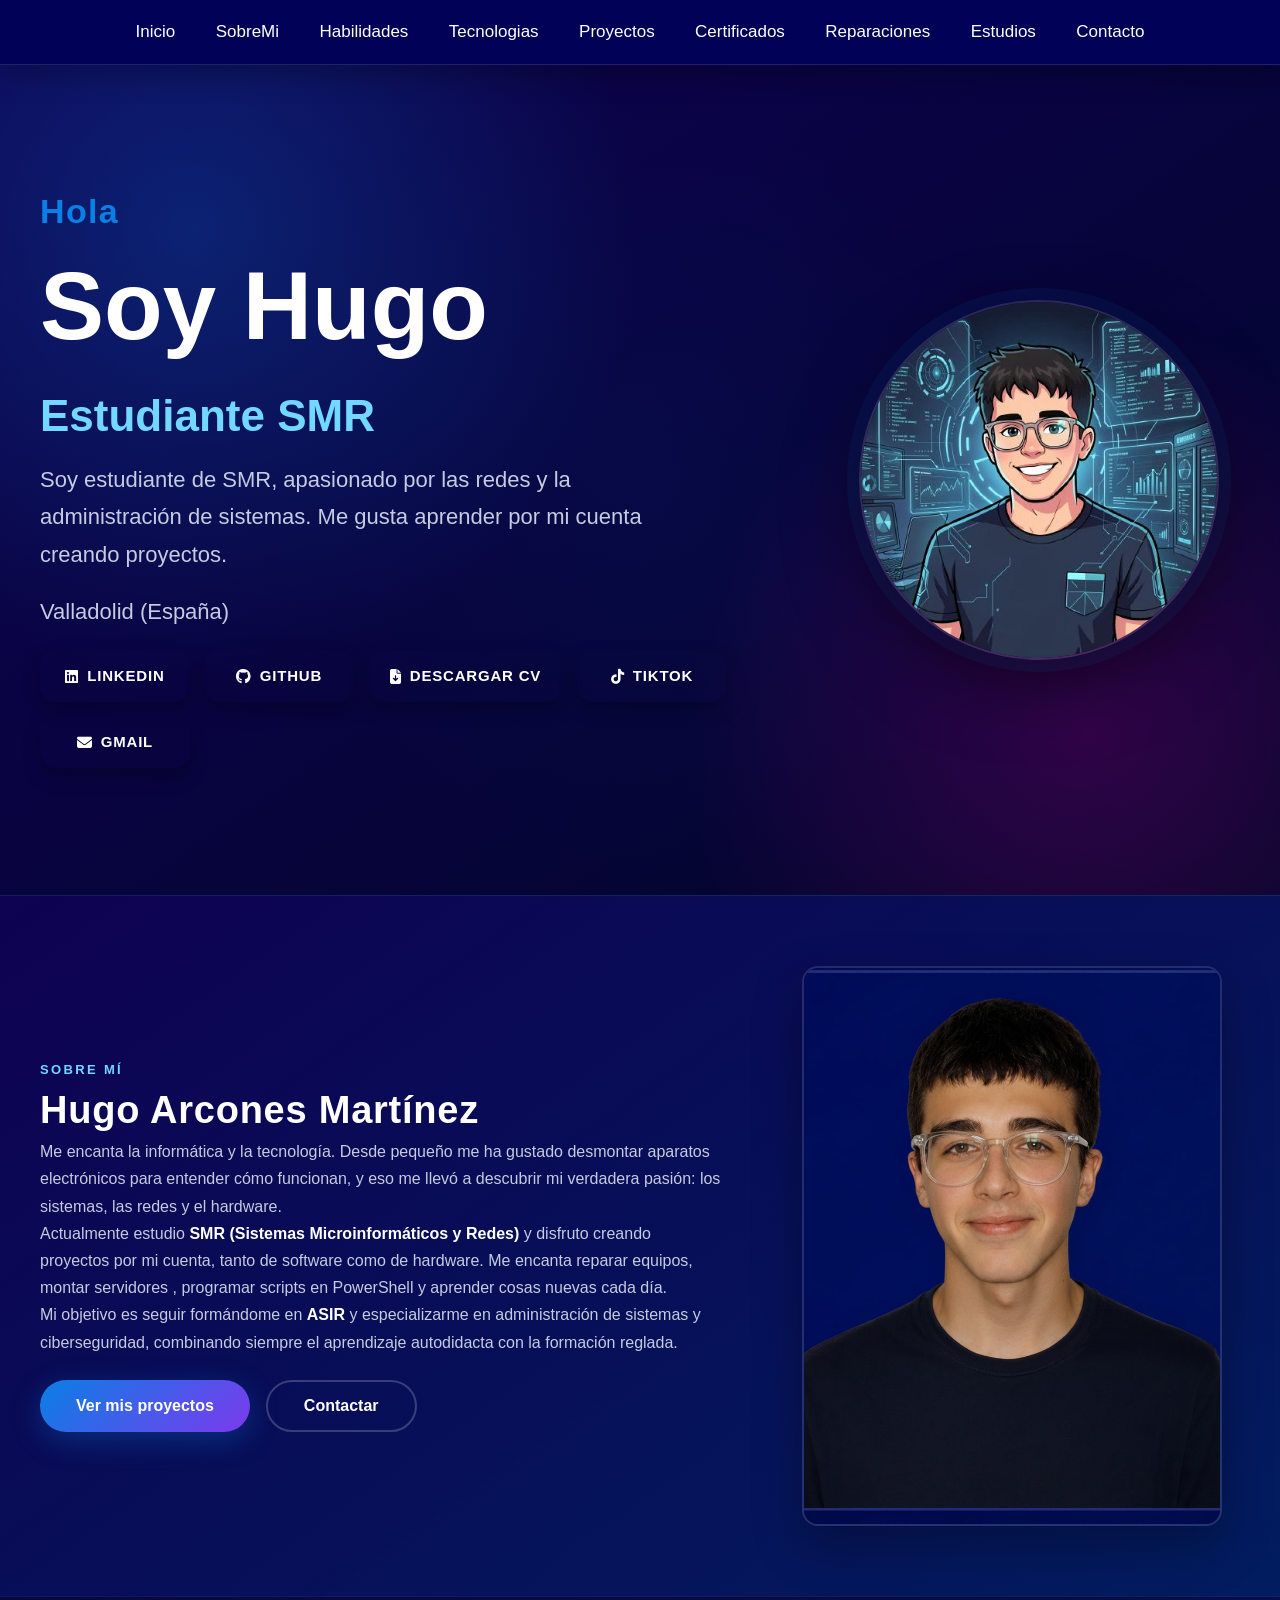
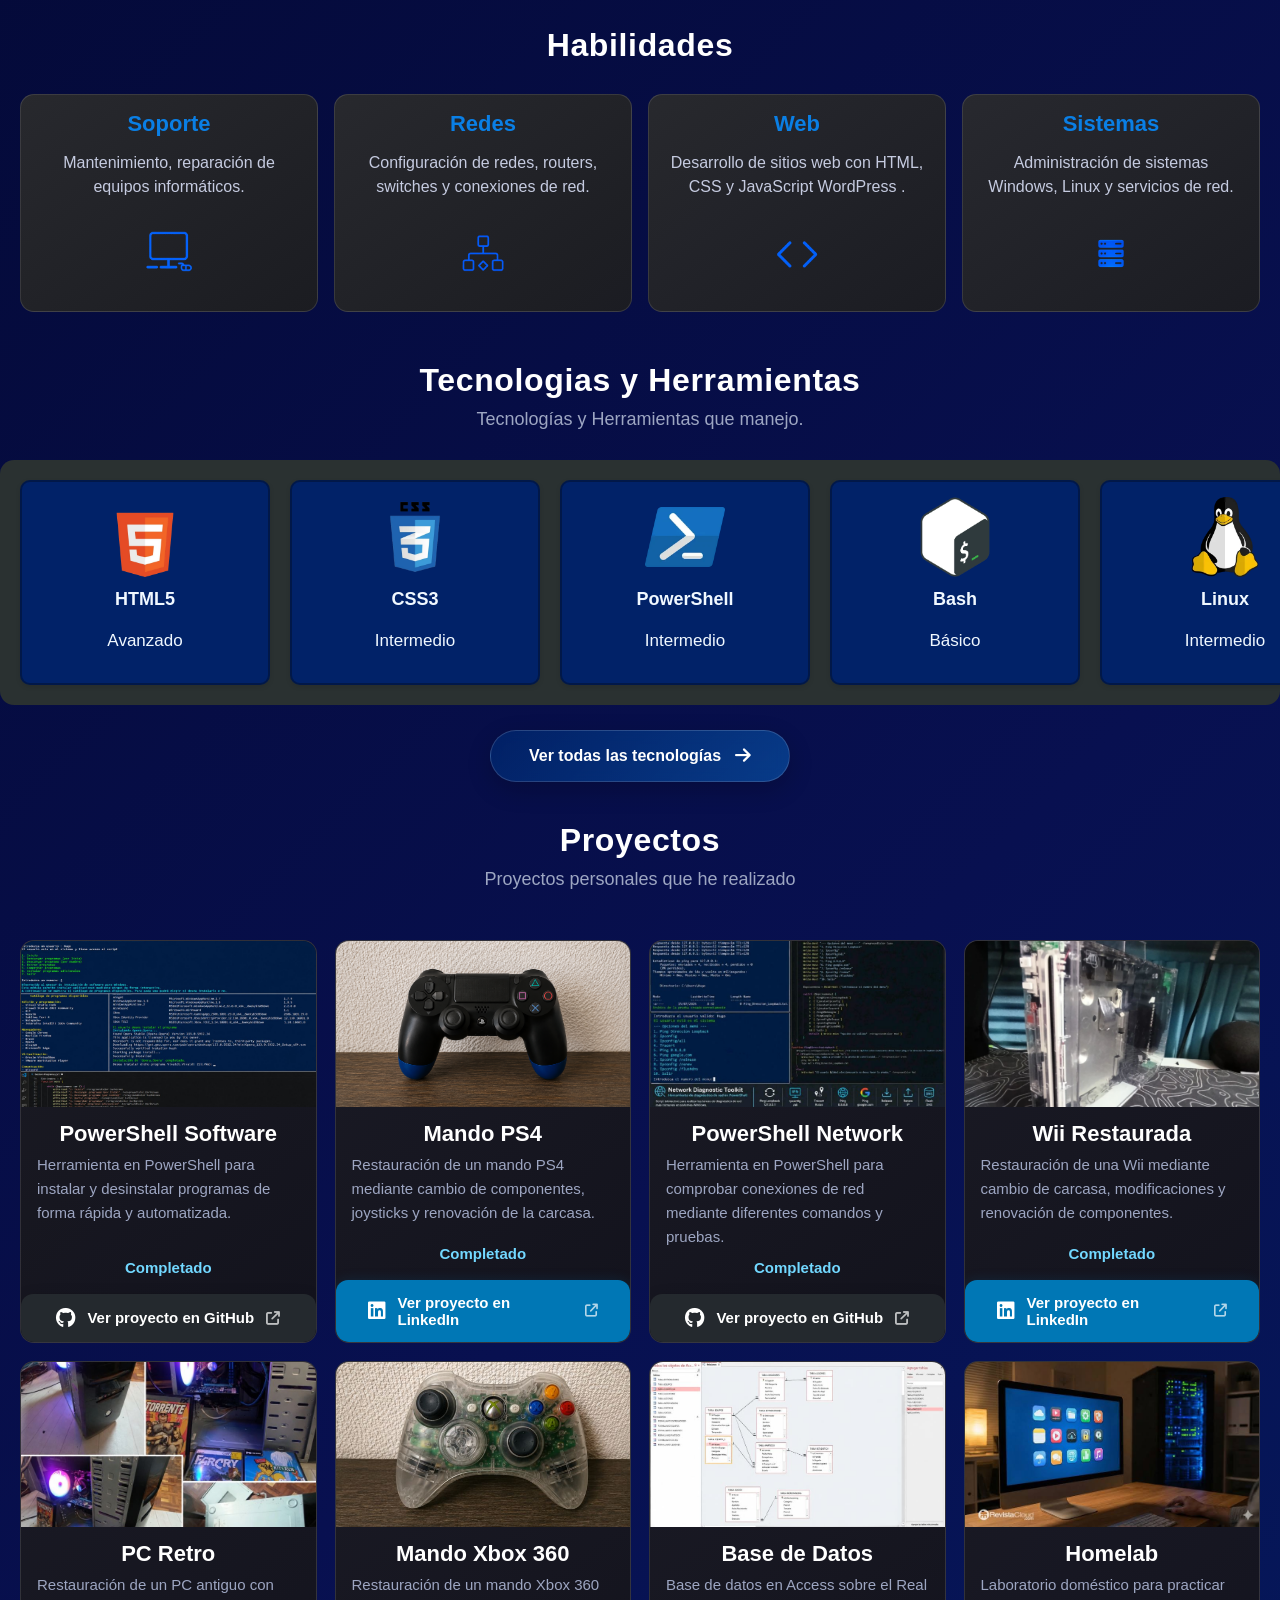
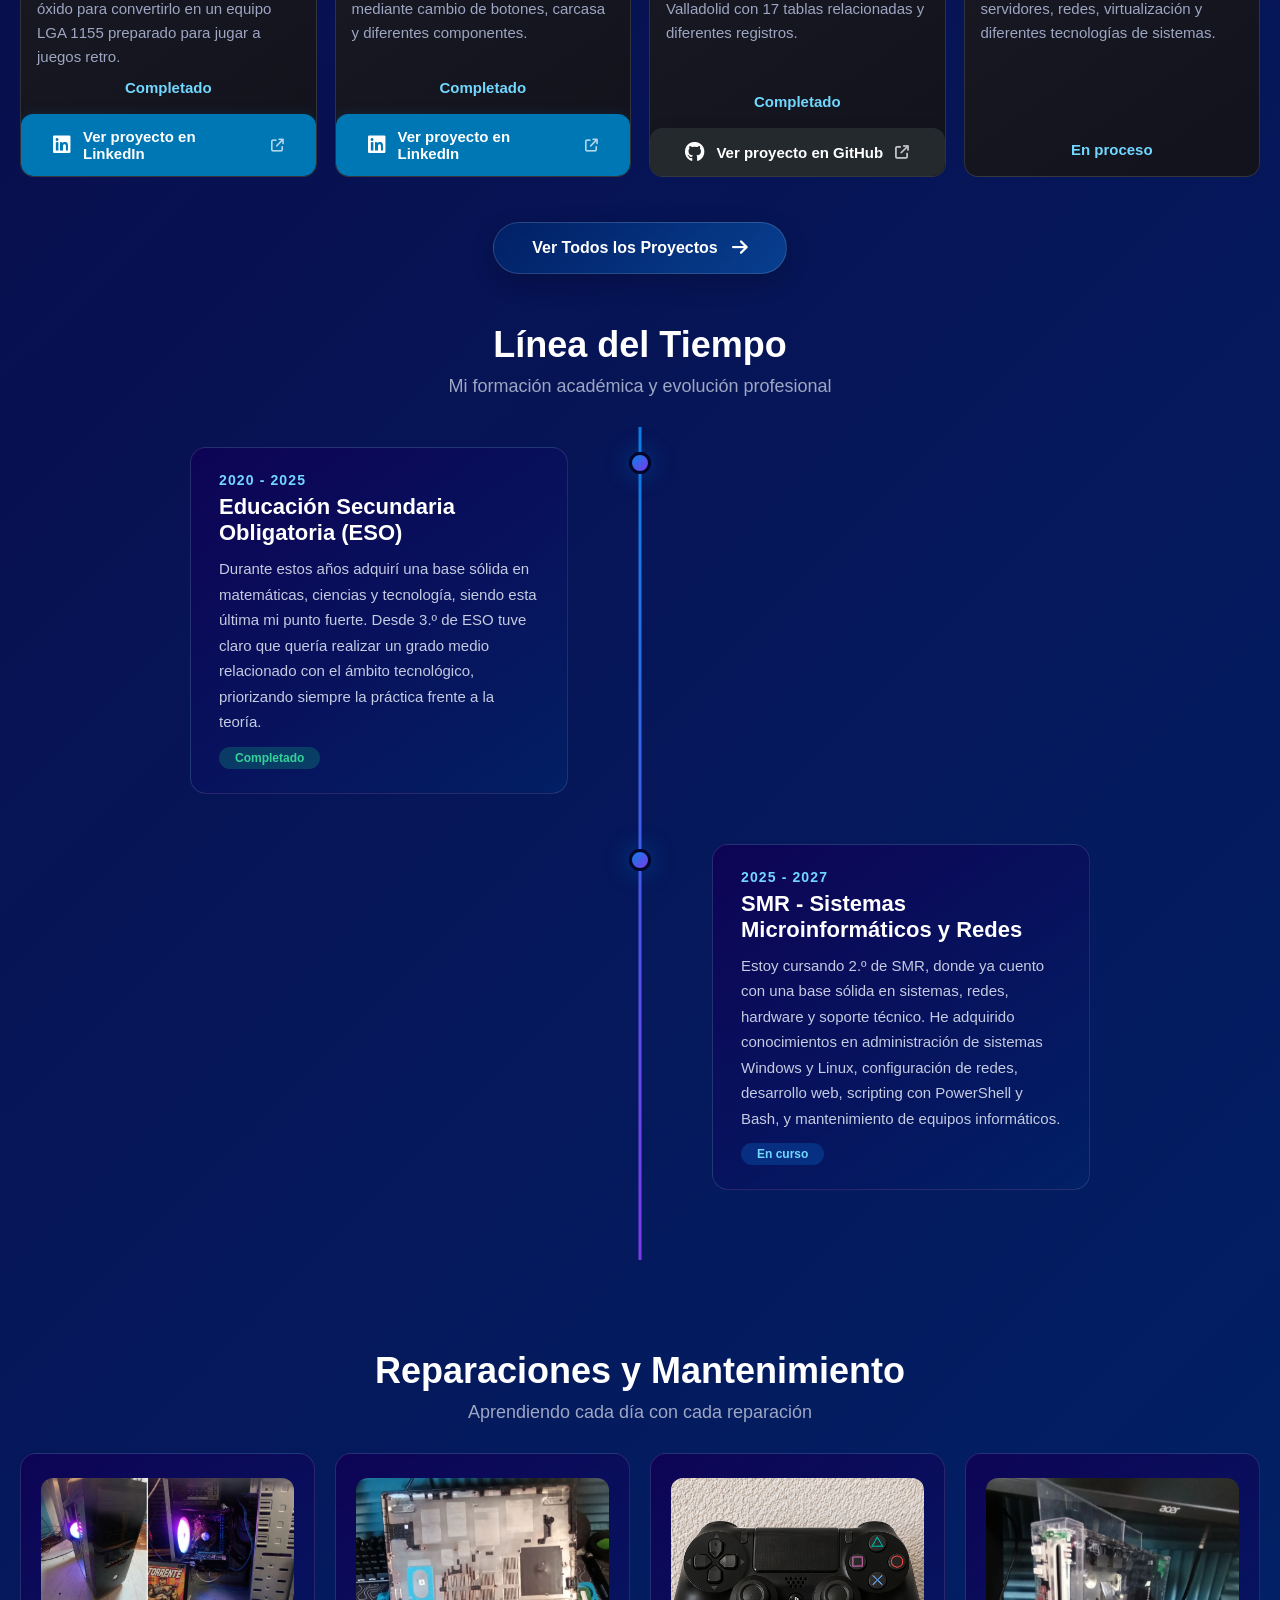
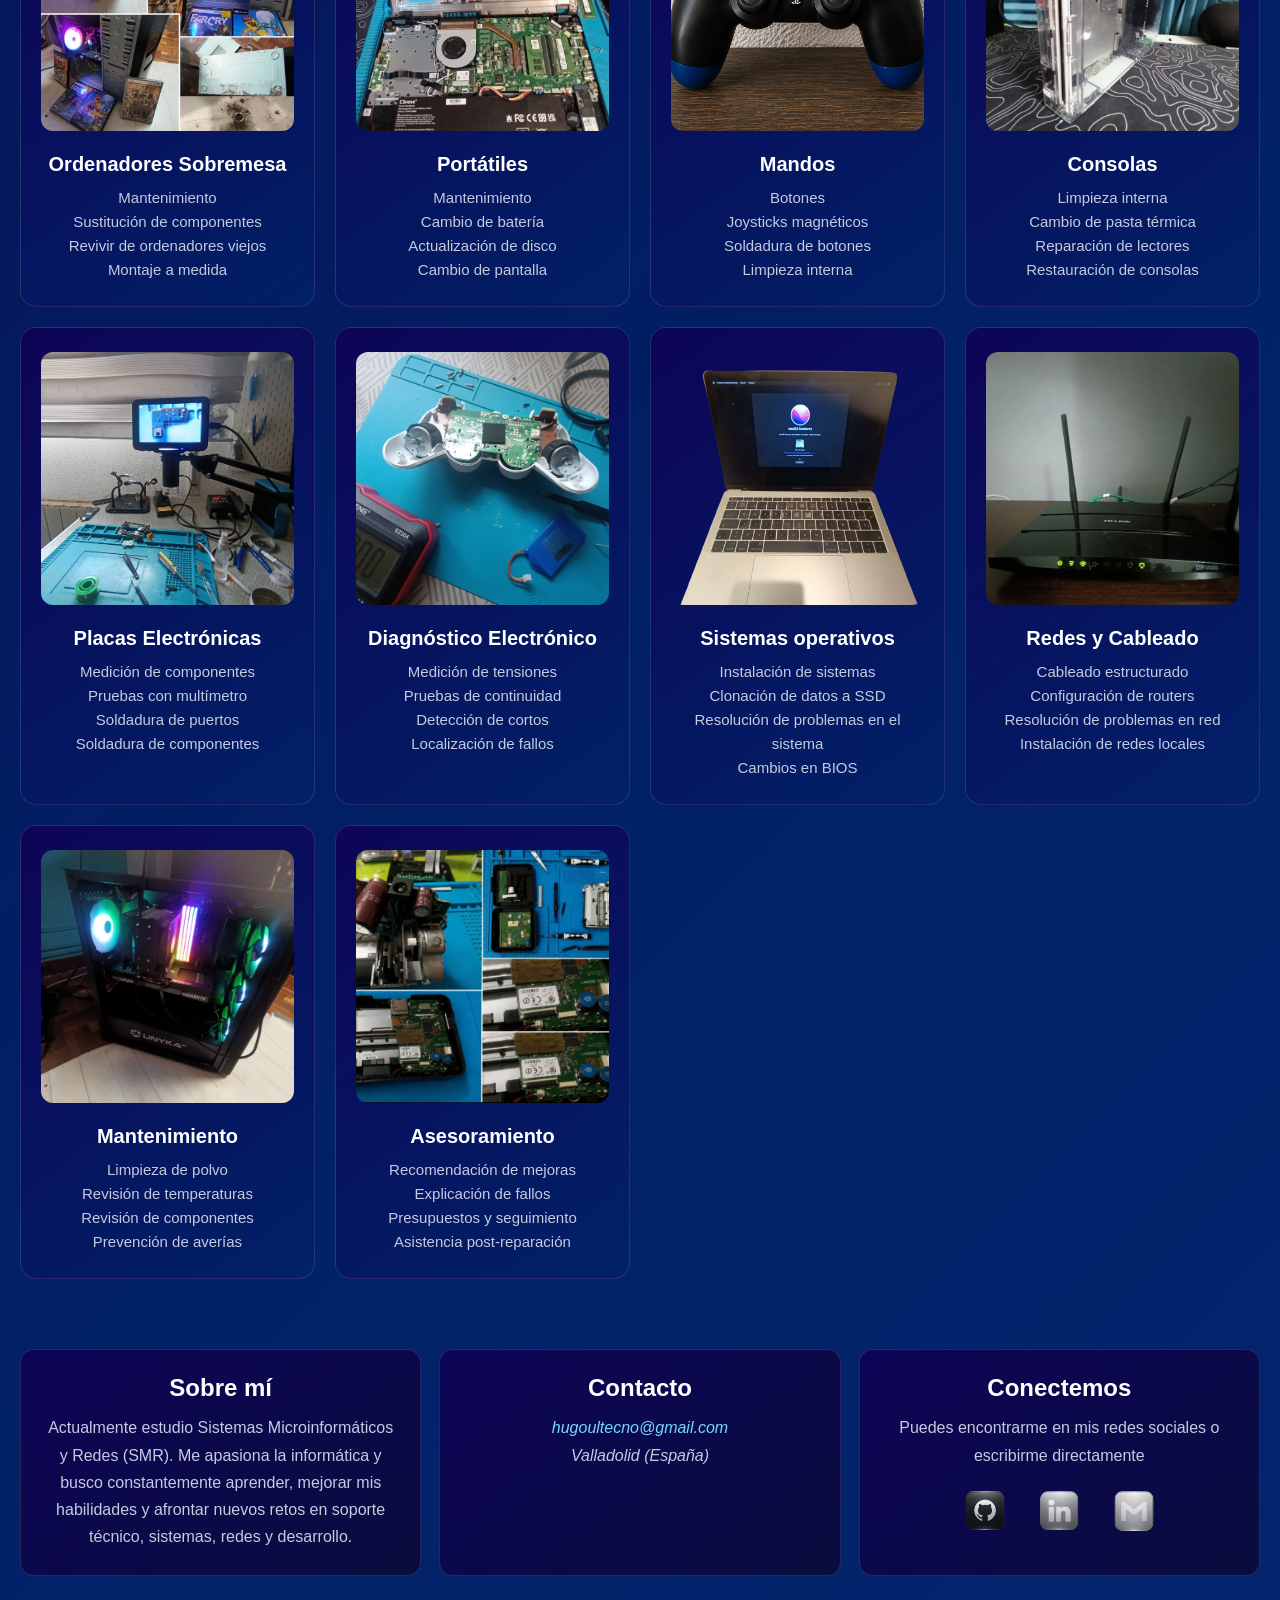
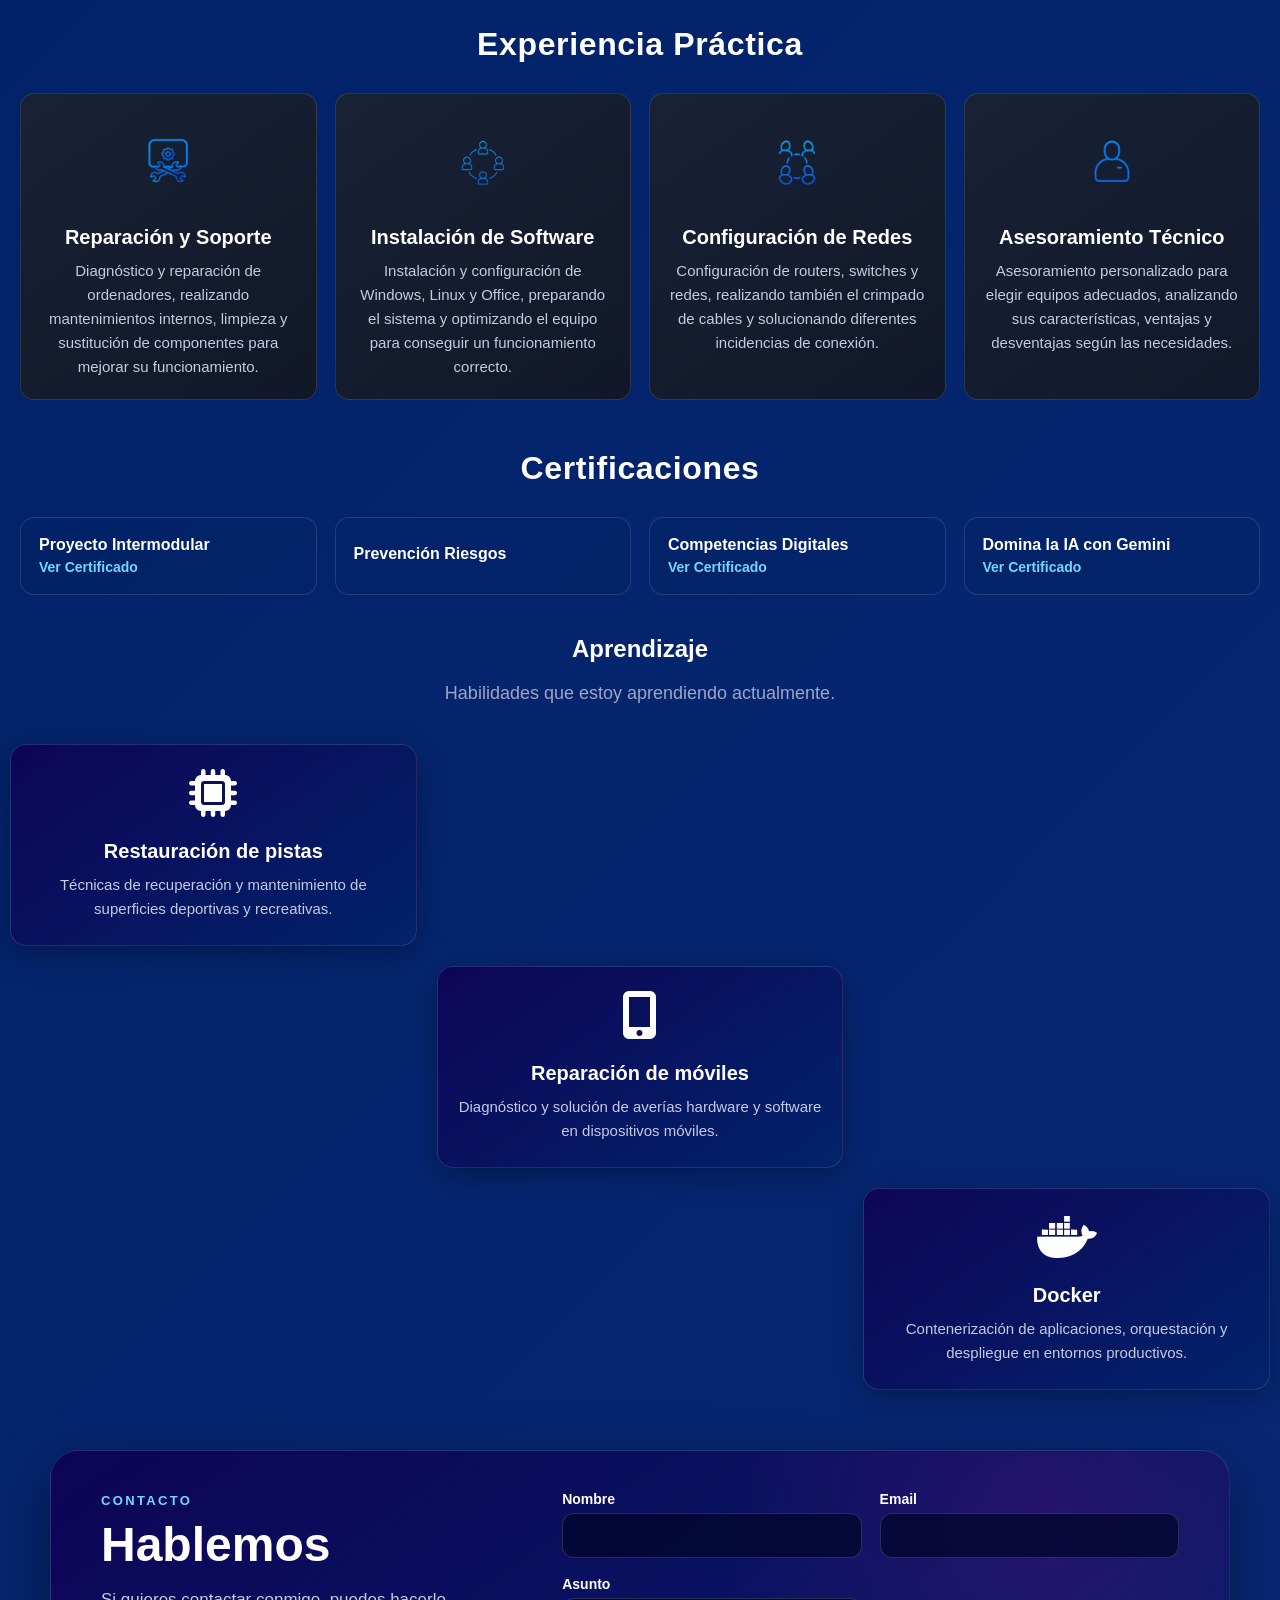
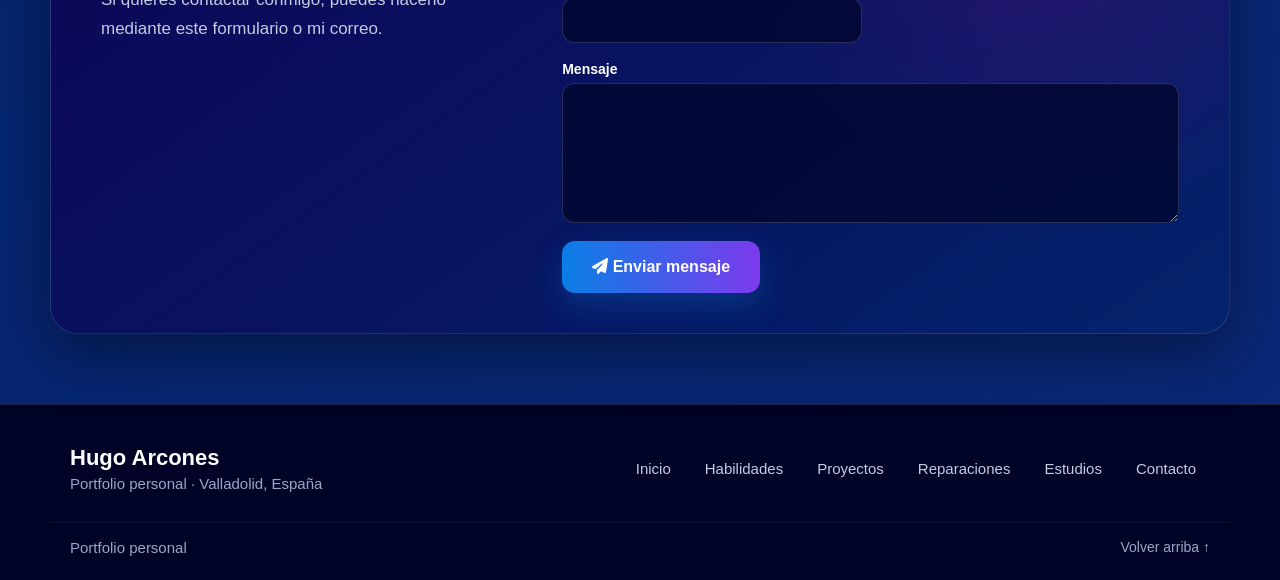
<file: index.html>
<!DOCTYPE html>
<html lang="es">
<head>
<meta charset="UTF-8">
<meta name="viewport" content="width=device-width, initial-scale=1.0">
<title>Hugo Arcones Portfolio</title>
<meta name="description" content="Portfolio de Hugo Arcones , estudiante de SMR en Valladolid. Sistemas, redes, PowerShell y desarrollo web.">
<link rel="stylesheet" href="estilos.css">
<link rel="stylesheet" href="https://cdnjs.cloudflare.com/ajax/libs/font-awesome/6.5.1/css/all.min.css">
</head>
<body>

<a class="skip-link" href="#Inicio">Saltar al contenido</a>

<nav class="Menunavegacion" aria-label="Navegación principal">
    <a href="#Inicio">Inicio</a>
    <a href="#SobreMi">SobreMi</a>
    <a href="#Habilidades">Habilidades</a>
    <a href="#Tecnologias">Tecnologias</a>
    <a href="#Proyectos">Proyectos</a>
    <a href="#Certificados">Certificados</a>
    <a href="#Reparaciones">Reparaciones</a>
    <a href="#Estudios">Estudios</a>
    <a href="#Contacto">Contacto</a>


</nav>
<section id="Inicio">
    <div class="ContenedorHero">
        <div class="Texto">
            <h3 class="TituloInicio1">Hola</h3>
            <h1 class="TituloInicio2">Soy Hugo</h1>
            <h2 class="TituloInicio3">Estudiante SMR</h2>
            <p class="ParrafoInicio">Soy estudiante de SMR, apasionado por las redes y la administración de sistemas. Me gusta aprender por mi cuenta creando proyectos.</p>
            <p class="ParrafoInicio">Valladolid (España)</p>
            <div class="BotonesInicio">
                <a class="btn-linkedin" href="https://www.linkedin.com/in/hugo-arcones" target="_blank" rel="noopener noreferrer">
                    <i class="fa-brands fa-linkedin"></i> LinkedIn
                </a>
                <a class="btn-github" href="https://github.com/hugoarco" target="_blank" rel="noopener noreferrer">
                    <i class="fa-brands fa-github"></i> GitHub
                </a>
                <a class="btn-cv" href="ARCHIVOS/Curriculum Hugo.jpg" download target="_blank" rel="noopener noreferrer">
                <i class="fa-solid fa-file-arrow-down"></i> Descargar CV
                 </a>
                <a class="btn-tiktok" href="https://www.tiktok.com/" target="_blank" rel="noopener noreferrer">
                    <i class="fa-brands fa-tiktok"></i> TikTok
                </a>
                <a class="btn-gmail" href="mailto:hugoultecno@gmail.com">
                    <i class="fa-solid fa-envelope"></i> Gmail
                </a>
              

            </div>
        </div>
        <div class="Imaágen">
            <img src="IMAGENES/Imágen Animada.jpg" alt="Imágen Personal">
        </div>
    </div>
</section>

<section id="SobreMi" class="SeccionSobreMi">
    <div class="ContenedorSobreMi">
        <div class="TextoDerecha">
            <span class="EtiquetaSobreMi">Sobre Mí</span>
            <h2 class="TituloSobreMi">Hugo Arcones Martínez</h2>
            <p class="ParrafoSobreMi">Me encanta la informática y la tecnología. Desde pequeño me ha gustado desmontar aparatos electrónicos para entender cómo funcionan, y eso me llevó a descubrir mi verdadera pasión: los sistemas, las redes y el hardware.</p>
            <p class="ParrafoSobreMi">Actualmente estudio <strong>SMR (Sistemas Microinformáticos y Redes)</strong> y disfruto creando proyectos por mi cuenta, tanto de software como de hardware. Me encanta reparar equipos, montar servidores , programar scripts en PowerShell y aprender cosas nuevas cada día.</p>
            <p class="ParrafoSobreMi">Mi objetivo es seguir formándome en <strong>ASIR</strong> y especializarme en administración de sistemas y ciberseguridad, combinando siempre el aprendizaje autodidacta con la formación reglada.</p>
            <div class="BotonesSobreMi">
                <a href="#Proyectos" class="BtnSobreMi">Ver mis proyectos</a>
                <a href="#Contacto" class="BtnSobreMi Secundario">Contactar</a>
            </div>
        </div>
        <div class="ImagenIzquierda">
            <img src="IMAGENES/Imágen Personal.jpg " alt="Hugo Arcones Martínez" class="ImagenSobreMi">
        </div>
    </div>
</section>

<h1 class="TituloPrinciapalHabilidades">Habilidades</h1>

<section id="Habilidades">
    <div class="Habilidades">
        <div class="GridHabilidades">
            <h1 class="TituloHabilidades">Soporte</h1>
            <p class="ParrafoHabilidades">Mantenimiento, reparación  de equipos informáticos.</p>
            <img class="ImágenHabilidades" src="IMAGENES/Soporte Tecnico Logo (1).png" alt="Icono de soporte técnico" width="120" height="120">
        </div>
        <div class="GridHabilidades">
            <h1 class="TituloHabilidades">Redes</h1>
            <p class="ParrafoHabilidades">Configuración de redes, routers, switches y conexiones de red.</p>
            <img class="ImágenHabilidades" src="IMAGENES/Redes Ïmágen.png" alt="Icono de redes" width="120" height="120">
        </div>
        <div class="GridHabilidades">
            <h1 class="TituloHabilidades">Web</h1>
            <p class="ParrafoHabilidades">Desarrollo de sitios web con HTML, CSS y JavaScript WordPress .</p>
            <img class="ImágenHabilidades" src="IMAGENES/Desarrollo web.png" alt="Icono de desarrollo web" width="120" height="120">
        </div>
        <div class="GridHabilidades">
            <h1 class="TituloHabilidades">Sistemas</h1>
            <p class="ParrafoHabilidades">Administración de sistemas Windows, Linux y servicios de red.</p>
            <img class="ImágenHabilidades" src="IMAGENES/Imágen Sistemas.png" alt="Icono de sistemas" width="120" height="120">
        </div>
    </div>
</section>

<h1 class="TituloprincipalTecnologías">Tecnologias y Herramientas</h1>
    <p class="SubtituloReparaciones">Tecnologías y Herramientas que manejo.</p>  
<section id="Tecnologias">

    <div class="Tecnologias">
        <div class="TecnologiasTrack">
        
            <div class="GridTecnologias">
                <img class="ImágenTecnologias" src="IMAGENES/HTML Logo.png" alt="Logo de HTML" loading="lazy" decoding="async" width="120" height="120">
                <h1 class="TituloTecnologias">HTML5</h1>
                <p class="TituloTecnologias">Avanzado </p>
            </div>
            <div class="GridTecnologias">
                <img class="ImágenTecnologias" src="IMAGENES/Css Logo.webp" alt="Logo de CSS" loading="lazy" decoding="async" width="120" height="120">
                <h1 class="TituloTecnologias">CSS3</h1>
                <p class="TituloTecnologias">Intermedio </p>
            </div>
            <div class="GridTecnologias">
                <img class="ImágenTecnologias" src="IMAGENES/Powershell Logo.webp" alt="Logo de PowerShell" loading="lazy" decoding="async" width="120" height="120">
                <h1 class="TituloTecnologias">PowerShell</h1>
                <p class="TituloTecnologias">Intermedio </p>
            </div>
            <div class="GridTecnologias">
                <img class="ImágenTecnologias" src="IMAGENES/Bash Logo.webp" alt="Logo de Bash" loading="lazy" decoding="async" width="120" height="120">
                <h1 class="TituloTecnologias">Bash</h1>
                <p class="TituloTecnologias">Básico </p>
            </div>
            <div class="GridTecnologias">
                <img class="ImágenTecnologias" src="IMAGENES/Linux Logo.webp" alt="Logo de Linux" loading="lazy" decoding="async" width="120" height="120">
                <h1 class="TituloTecnologias">Linux</h1>
                <p class="TituloTecnologias">Intermedio </p>
            </div>
            <div class="GridTecnologias">
                <img class="ImágenTecnologias" src="IMAGENES/Logo Office.webp" alt="Logo de Office" loading="lazy" decoding="async" width="120" height="120">
                <h1 class="TituloTecnologias">Office</h1>
                <p class="TituloTecnologias">Intermedio </p>
            </div>
            <div class="GridTecnologias">
                <img class="ImágenTecnologias" src="IMAGENES/Windows Logo.webp" alt="Logo de Windows" loading="lazy" decoding="async" width="120" height="120">
                <h1 class="TituloTecnologias">Windows</h1>
                <p class="TituloTecnologias">Intermedio </p>
            </div>
            <div class="GridTecnologias">
                <img class="ImágenTecnologias" src="IMAGENES/Logo Apache.webp" alt="Logo de Apache">
                <h1 class="TituloTecnologias">Apache</h1>
                <p class="TituloTecnologias">Básico </p>
            </div>
            <div class="GridTecnologias">
                <img class="ImágenTecnologias" src="IMAGENES/Pi-Hole Logo.webp" alt="Logo de Pi-Hole">
                <h1 class="TituloTecnologias">Pi-Hole</h1>
                <p class="TituloTecnologias">Básico </p>
            </div>
            <div class="GridTecnologias">
                <img class="ImágenTecnologias" src="IMAGENES/Logo GitHub.png " alt="Logo de GitHub">
                <h1 class="TituloTecnologias">GitHub</h1>
                <p class="TituloTecnologias">Básico </p>
            </div>
            <div class="GridTecnologias">
                <img class="ImágenTecnologias" src="IMAGENES/Vs-Code Logo.webp " alt="Logo de Vs-Code">
                <h1 class="TituloTecnologias">Vs-Code</h1>
                <p class="TituloTecnologias">Básico </p>
            </div>
            <div class="GridTecnologias">
                <img class="ImágenTecnologias" src="IMAGENES/Vmware Logo.webp  " alt="Logo de Vmware">
                <h1 class="TituloTecnologias">VMware</h1>
                <p class="TituloTecnologias">Básico </p>
            </div>
            <div class="GridTecnologias">
                <img class="ImágenTecnologias" src="IMAGENES/VirtualboxLogo.png  " alt="Logo de VirtualBox">
                <h1 class="TituloTecnologias">VirtualBox</h1>
                <p class="TituloTecnologias">Intermedio </p>
            </div>
            <div class="GridTecnologias">
                <img class="ImágenTecnologias" src="IMAGENES/Reparaciones.webp  " alt="Imagen Reperacion Portatil" loading="lazy" decoding="async" width="120" height="120">
                <h1 class="TituloTecnologias">Reparaciones</h1>
                <p class="TituloTecnologias">Intermedio </p>
            </div>
            <div class="GridTecnologias">
                <img class="ImágenTecnologias" src="IMAGENES/Montaje Equipos.webp   " alt="Logo de Montaje">
                <h1 class="TituloTecnologias">Montaje</h1>
                <p class="TituloTecnologias">Intermedio </p>
            </div>
            <div class="GridTecnologias">
                <img class="ImágenTecnologias" src="IMAGENES/Logo Soldador.webp    " alt="Logo de Soldador">
                <h1 class="TituloTecnologias">Soldadura</h1>
                <p class="TituloTecnologias">Intermedio </p>
            </div>
            <div class="GridTecnologias">
                <img class="ImágenTecnologias" src="IMAGENES/Javascript Logo.png   " alt="Logo de JavaScript">
                <h1 class="TituloTecnologias">JavaScript</h1>
                <p class="TituloTecnologias">Básico </p>
            </div>
            <div class="GridTecnologias">
                <img class="ImágenTecnologias" src="IMAGENES/Racks Imágen.webp      " alt="Imagenes de Racks">
                <h1 class="TituloTecnologias">Racks</h1>
                <p class="TituloTecnologias">Intermedio </p>
            </div>
            <div class="GridTecnologias">
                <img class="ImágenTecnologias" src="IMAGENES/Cableado Logo.webp  " alt="Logo de Cableado">
                <h1 class="TituloTecnologias">Cableado</h1>
                <p class="TituloTecnologias">Intermedio </p>
            </div>
            <div class="GridTecnologias">
                <img class="ImágenTecnologias" src="IMAGENES/Cisco Logo.webp    " alt="Logo de Cisco">
                <h1 class="TituloTecnologias">Cisco</h1>
                <p class="TituloTecnologias">Básico </p>
            </div>
            <div class="GridTecnologias">
                <img class="ImágenTecnologias" src="IMAGENES/Raspberry-pi Logo.webp     " alt="Logo de Raspberry">
                <h1 class="TituloTecnologias">Raspberry</h1>
                <p class="TituloTecnologias">Básico </p>
            </div>
            <div class="GridTecnologias">
                <img class="ImágenTecnologias" src="IMAGENES/Nginx Logo.webp    " alt="Logo de Nginx">
                <h1 class="TituloTecnologias">Nginx</h1>
                <p class="TituloTecnologias">Básico </p>
            </div>
            <div class="GridTecnologias">
                <img class="ImágenTecnologias" src="IMAGENES/Imagenes Routers.webp      " alt="Imagenes de Routers">
                <h1 class="TituloTecnologias">Routers</h1>
                <p class="TituloTecnologias">Intermedio </p>
            </div>
            <div class="GridTecnologias">
                <img class="ImágenTecnologias" src="IMAGENES/Multimetro.webp       " alt="Imagen Multimetro">
                <h1 class="TituloTecnologias">Diagnóstico de hardware</h1>
                <p class="TituloTecnologias">Básico </p>
            </div>
            <div class="GridTecnologias">
                <img class="ImágenTecnologias" src="IMAGENES/HTML Logo.png" alt="Logo de HTML" loading="lazy" decoding="async" width="120" height="120">
                <h1 class="TituloTecnologias">HTML5</h1>
                <p class="TituloTecnologias">Avanzado </p>
            </div>
            <div class="GridTecnologias">
                <img class="ImágenTecnologias" src="IMAGENES/Css Logo.webp" alt="Logo de CSS" loading="lazy" decoding="async" width="120" height="120">
                <h1 class="TituloTecnologias">CSS3</h1>
                <p class="TituloTecnologias">Intermedio </p>
            </div>
            <div class="GridTecnologias">
                <img class="ImágenTecnologias" src="IMAGENES/Powershell Logo.webp" alt="Logo de PowerShell" loading="lazy" decoding="async" width="120" height="120">
                <h1 class="TituloTecnologias">PowerShell</h1>
                <p class="TituloTecnologias">Intermedio </p>
            </div>
            <div class="GridTecnologias">
                <img class="ImágenTecnologias" src="IMAGENES/Bash Logo.webp" alt="Logo de Bash" loading="lazy" decoding="async" width="120" height="120">
                <h1 class="TituloTecnologias">Bash</h1>
                <p class="TituloTecnologias">Básico </p>
            </div>
            <div class="GridTecnologias">
                <img class="ImágenTecnologias" src="IMAGENES/Linux Logo.webp" alt="Logo de Linux" loading="lazy" decoding="async" width="120" height="120">
                <h1 class="TituloTecnologias">Linux</h1>
                <p class="TituloTecnologias">Intermedio </p>
            </div>
            <div class="GridTecnologias">
                <img class="ImágenTecnologias" src="IMAGENES/Logo Office.webp" alt="Logo de Office" loading="lazy" decoding="async" width="120" height="120">
                <h1 class="TituloTecnologias">Office</h1>
                <p class="TituloTecnologias">Intermedio </p>
            </div>
            <div class="GridTecnologias">
                <img class="ImágenTecnologias" src="IMAGENES/Windows Logo.webp" alt="Logo de Windows" loading="lazy" decoding="async" width="120" height="120">
                <h1 class="TituloTecnologias">Windows</h1>
                <p class="TituloTecnologias">Intermedio </p>
            </div>
            <div class="GridTecnologias">
                <img class="ImágenTecnologias" src="IMAGENES/Logo Apache.webp" alt="Logo de Apache">
                <h1 class="TituloTecnologias">Apache</h1>
                <p class="TituloTecnologias">Básico </p>
            </div>
            <div class="GridTecnologias">
                <img class="ImágenTecnologias" src="IMAGENES/Pi-Hole Logo.webp" alt="Logo de Pi-Hole">
                <h1 class="TituloTecnologias">Pi-Hole</h1>
                <p class="TituloTecnologias">Básico </p>
            </div>
            <div class="GridTecnologias">
                <img class="ImágenTecnologias" src="IMAGENES/Logo GitHub.png " alt="Logo de GitHub">
                <h1 class="TituloTecnologias">GitHub</h1>
                <p class="TituloTecnologias">Básico </p>
            </div>
            <div class="GridTecnologias">
                <img class="ImágenTecnologias" src="IMAGENES/Vs-Code Logo.webp " alt="Logo de Vs-Code">
                <h1 class="TituloTecnologias">Vs-Code</h1>
                <p class="TituloTecnologias">Básico </p>
            </div>
            <div class="GridTecnologias">
                <img class="ImágenTecnologias" src="IMAGENES/Vmware Logo.webp  " alt="Logo de Vmware">
                <h1 class="TituloTecnologias">VMware</h1>
                <p class="TituloTecnologias">Básico </p>
            </div>
            <div class="GridTecnologias">
                <img class="ImágenTecnologias" src="IMAGENES/VirtualboxLogo.png  " alt="Logo de VirtualBox">
                <h1 class="TituloTecnologias">VirtualBox</h1>
                <p class="TituloTecnologias">Intermedio </p>
            </div>
            <div class="GridTecnologias">
                <img class="ImágenTecnologias" src="IMAGENES/Reparaciones.webp  " alt="Imagen Reperacion Portatil" loading="lazy" decoding="async" width="120" height="120">
                <h1 class="TituloTecnologias">Reparaciones</h1>
                <p class="TituloTecnologias">Intermedio </p>
            </div>
            <div class="GridTecnologias">
                <img class="ImágenTecnologias" src="IMAGENES/Montaje Equipos.webp   " alt="Logo de Montaje">
                <h1 class="TituloTecnologias">Montaje</h1>
                <p class="TituloTecnologias">Intermedio </p>
            </div>
            <div class="GridTecnologias">
                <img class="ImágenTecnologias" src="IMAGENES/Logo Soldador.webp    " alt="Logo de Soldador">
                <h1 class="TituloTecnologias">Soldadura</h1>
                <p class="TituloTecnologias">Intermedio </p>
            </div>
            <div class="GridTecnologias">
                <img class="ImágenTecnologias" src="IMAGENES/Javascript Logo.png   " alt="Logo de JavaScript">
                <h1 class="TituloTecnologias">JavaScript</h1>
                <p class="TituloTecnologias">Básico </p>
            </div>
            <div class="GridTecnologias">
                <img class="ImágenTecnologias" src="IMAGENES/Racks Imágen.webp      " alt="Imagenes de Racks">
                <h1 class="TituloTecnologias">Racks</h1>
                <p class="TituloTecnologias">Intermedio </p>
            </div>
            <div class="GridTecnologias">
                <img class="ImágenTecnologias" src="IMAGENES/Cableado Logo.webp  " alt="Logo de Cableado">
                <h1 class="TituloTecnologias">Cableado</h1>
                <p class="TituloTecnologias">Intermedio </p>
            </div>
            <div class="GridTecnologias">
                <img class="ImágenTecnologias" src="IMAGENES/Cisco Logo.webp    " alt="Logo de Cisco">
                <h1 class="TituloTecnologias">Cisco</h1>
                <p class="TituloTecnologias">Básico </p>
            </div>
            <div class="GridTecnologias">
                <img class="ImágenTecnologias" src="IMAGENES/Raspberry-pi Logo.webp     " alt="Logo de Raspberry">
                <h1 class="TituloTecnologias">Raspberry</h1>
                <p class="TituloTecnologias">Básico </p>
            </div>
            <div class="GridTecnologias">
                <img class="ImágenTecnologias" src="IMAGENES/Nginx Logo.webp    " alt="Logo de Nginx">
                <h1 class="TituloTecnologias">Nginx</h1>
                <p class="TituloTecnologias">Básico </p>
            </div>
            <div class="GridTecnologias">
                <img class="ImágenTecnologias" src="IMAGENES/Imagenes Routers.webp      " alt="Imagenes de Routers">
                <h1 class="TituloTecnologias">Routers</h1>
                <p class="TituloTecnologias">Intermedio </p>
            </div>
            <div class="GridTecnologias">
                <img class="ImágenTecnologias" src="IMAGENES/Multimetro.webp       " alt="Imagen Multimetro">
                <h1 class="TituloTecnologias">Diagnóstico de hardware</h1>
                <p class="TituloTecnologias">Básico </p>
            </div>
        </div>
    </div>
</section>

<div class="ContenedorBotonTecnologias">
    <a href="BotonTecnologías.html" class="BotonTecnologias">
        <span class="BotonTecnologiasTexto">Ver todas las tecnologías</span>
        <span class="BotonTecnologiasIcono">
            <i class="fa-solid fa-arrow-right"></i>
        </span>
    </a>
</div>

<h1 class="TituloProyectos">Proyectos</h1>
    <p class="SubtituloReparaciones">Proyectos personales que he realizado</p>  

<section id="Proyectos">
    <div class="GridPrincipalProyectos">
        <div class="GridSecundarioProyectos">
            <img class="ImagenProyectos" src="PROYECTOS/Powershell Software.png " alt="Herramienta de PowerShell Software">
            <h1 class="TituloSeccionProyectos">PowerShell Software</h1>
            <p class="ParrafoSeccionProyectos">Herramienta en PowerShell para instalar y desinstalar programas de forma rápida y automatizada.</p>
            <p class="ParrafoSeccionProyectos2">Completado</p>
            
    <a href="https://github.com/hugoarco/PowerShell-Software-Management-Toolkit-Winget-" target="_blank" rel="noopener noreferrer" class="BtnGitHub">
    <i class="fa-brands fa-github"></i>
    Ver proyecto en GitHub
    <i class="fa-solid fa-arrow-up-right-from-square"></i>
</a>
        </div>
        <div class="GridSecundarioProyectos">
            <img class="ImagenProyectos" src="PROYECTOS/Mando PS4.png" alt="Mando de PS4">
            <h1 class="TituloSeccionProyectos">Mando PS4</h1>
            <p class="ParrafoSeccionProyectos">Restauración de un mando PS4 mediante cambio de componentes, joysticks y renovación de la carcasa.</p>
            <p class="ParrafoSeccionProyectos2">Completado</p>
            <a href="https://www.linkedin.com/posts/hugo-arcones_puede-un-mando-antiguo-quedar-mejor-que-activity-7492503884926640128-OxcQ?utm_source=share&utm_medium=member_desktop&rcm=ACoAAGqAzKkBW5BQqDE-kNShr8SWr98jQ8uZthA" target="_blank" rel="noopener noreferrer" class="BtnLinkedIn">
    <i class="fa-brands fa-linkedin"></i>
    Ver proyecto en LinkedIn
    <i class="fa-solid fa-arrow-up-right-from-square"></i>
</a>
        </div>
        <div class="GridSecundarioProyectos">
            <img class="ImagenProyectos" src="PROYECTOS/Powershell Network.jpg  " alt="Proyectos Powershell">
            <h1 class="TituloSeccionProyectos">PowerShell Network</h1>
            <p class="ParrafoSeccionProyectos">Herramienta en PowerShell para comprobar conexiones de red mediante diferentes comandos y pruebas.</p>
            <p class="ParrafoSeccionProyectos2">Completado</p>
        <a href="https://github.com/hugoarco/Network-Diagnostic-Toolkit" target="_blank" rel="noopener noreferrer" class="BtnGitHub">
    <i class="fa-brands fa-github"></i>
    Ver proyecto en GitHub
    <i class="fa-solid fa-arrow-up-right-from-square"></i>
</a>
        </div>
        <div class="GridSecundarioProyectos">
            <img class="ImagenProyectos" src="PROYECTOS/Nintendo Wii.png" alt="Consola Nintendo Wii">
            <h1 class="TituloSeccionProyectos">Wii Restaurada</h1>
            <p class="ParrafoSeccionProyectos">Restauración de una Wii mediante cambio de carcasa, modificaciones y renovación de componentes.</p>
            <p class="ParrafoSeccionProyectos2">Completado</p>
        <a href="https://www.linkedin.com/posts/hugo-arcones_as%C3%AD-transform%C3%A9-una-wii-destrozada-en-una-activity-7482106670689525760-k3nR?utm_source=share&utm_medium=member_desktop&rcm=ACoAAGqAzKkBW5BQqDE-kNShr8SWr98jQ8uZthA" target="_blank" rel="noopener noreferrer" class="BtnLinkedIn">
    <i class="fa-brands fa-linkedin"></i>
    Ver proyecto en LinkedIn
    <i class="fa-solid fa-arrow-up-right-from-square"></i>
</a>
        </div>
        <div class="GridSecundarioProyectos">
            <img class="ImagenProyectos" src="PROYECTOS/Pc Retro.jpg  " alt="Pc Retro">
            <h1 class="TituloSeccionProyectos">PC Retro</h1>
            <p class="ParrafoSeccionProyectos">Restauración de un PC antiguo con óxido para convertirlo en un equipo LGA 1155 preparado para jugar a juegos retro.</p>
            <p class="ParrafoSeccionProyectos2">Completado</p>
        <a href="https://www.linkedin.com/posts/hugo-arcones_la-mayor%C3%ADa-de-la-gente-habr%C3%ADa-tirado-este-activity-7487762910056726529-emiY?utm_source=share&utm_medium=member_desktop&rcm=ACoAAGqAzKkBW5BQqDE-kNShr8SWr98jQ8uZthA" target="_blank" rel="noopener noreferrer" class="BtnLinkedIn">
    <i class="fa-brands fa-linkedin"></i>
    Ver proyecto en LinkedIn
    <i class="fa-solid fa-arrow-up-right-from-square"></i>
</a>
        </div>
        <div class="GridSecundarioProyectos">
            <img class="ImagenProyectos" src="PROYECTOS/Mando Xbox 360.png" alt="Mando de Xbox 360">
            <h1 class="TituloSeccionProyectos">Mando Xbox 360</h1>
            <p class="ParrafoSeccionProyectos">Restauración de un mando Xbox 360 mediante cambio de botones, carcasa y diferentes componentes.</p>
            <p class="ParrafoSeccionProyectos2">Completado</p>
        <a href="https://www.linkedin.com/posts/hugo-arcones_de-un-mando-basura-a-un-mando-transparente-activity-7491187009336725504-7RlX?utm_source=share&utm_medium=member_desktop&rcm=ACoAAGqAzKkBW5BQqDE-kNShr8SWr98jQ8uZthA" target="_blank" rel="noopener noreferrer" class="BtnLinkedIn">
    <i class="fa-brands fa-linkedin"></i>
    Ver proyecto en LinkedIn
    <i class="fa-solid fa-arrow-up-right-from-square"></i>
</a>
        </div>
        <div class="GridSecundarioProyectos">
            <img class="ImagenProyectos" src="PROYECTOS/Base de Datos Access.jpg  " alt="Base de datos Access">
            <h1 class="TituloSeccionProyectos">Base de Datos</h1>
            <p class="ParrafoSeccionProyectos">Base de datos en Access sobre el Real Valladolid con 17 tablas relacionadas y diferentes registros.</p>
            <p class="ParrafoSeccionProyectos2">Completado</p>
        <a href="https://github.com/hugoarco/Real-Valladolid-Database-Access" target="_blank" rel="noopener noreferrer" class="BtnGitHub">
    <i class="fa-brands fa-github"></i>
    Ver proyecto en GitHub
    <i class="fa-solid fa-arrow-up-right-from-square"></i>
</a>
        </div>
        <div class="GridSecundarioProyectos">
            <img class="ImagenProyectos" src="PROYECTOS/Homelab.jpg  " alt="Homelab">
            <h1 class="TituloSeccionProyectos">Homelab</h1>
            <p class="ParrafoSeccionProyectos">Laboratorio doméstico para practicar servidores, redes, virtualización y diferentes tecnologías de sistemas.</p>
            <p class="ParrafoSeccionProyectos2">En proceso</p>
        </div>
    </div>
    
</section>

<div class="ContenedorBotonTecnologias">
    <a href="BotonProyectos.html" class="BotonTecnologias">
        <span class="BotonTecnologiasTexto">Ver Todos los Proyectos </span>
        <span class="BotonTecnologiasIcono">
            <i class="fa-solid fa-arrow-right"></i>
        </span>
    </a>
</div>

<section id="Estudios" class="SeccionEstudios">
    <h1 class="TituloEstudios">Línea del Tiempo</h1>
    <p class="SubtituloEstudios">Mi formación académica y evolución profesional</p>
    <div class="LineaTiempo">
        <div class="EtapaTiempo">
            <div class="LineaPunto"></div>
            <div class="ContenidoEtapa">
                <div class="FechaEtapa">2020 - 2025</div>
                <h2 class="TituloEtapa">Educación Secundaria Obligatoria (ESO)</h2>
                <p class="DescripcionEtapa">Durante estos años adquirí una base sólida en matemáticas, ciencias y tecnología, siendo esta última mi punto fuerte. Desde 3.º de ESO tuve claro que quería realizar un grado medio relacionado con el ámbito tecnológico, priorizando siempre la práctica frente a la teoría.</p>
                <span class="EtiquetaEtapa Completado">Completado</span>
            </div>
        </div>
        <div class="EtapaTiempo">
            <div class="LineaPunto"></div>
            <div class="ContenidoEtapa">
                <div class="FechaEtapa">2025 - 2027</div>
                <h2 class="TituloEtapa">SMR - Sistemas Microinformáticos y Redes</h2>
                <p class="DescripcionEtapa">Estoy cursando 2.º de SMR, donde ya cuento con una base sólida en sistemas, redes, hardware y soporte técnico. He adquirido conocimientos en administración de sistemas Windows y Linux, configuración de redes, desarrollo web, scripting con PowerShell y Bash, y mantenimiento de equipos informáticos.</p>
                <span class="EtiquetaEtapa EnCurso">En curso</span>
            </div>
        </div>

    </div>
</section>

<section id="Reparaciones" class="SeccionReparaciones">  
    <h1 class="TituloReparaciones">Reparaciones y Mantenimiento</h1>  
        <p class="SubtituloReparaciones">Aprendiendo cada día con cada reparación</p>
 
    <div class="GridReparaciones">  
        <div class="TarjetaReparacion">  
            <img class="ImagenReparacion" src="PROYECTOS/Pc Retro.jpg" alt="Ordenador de sobremesa reparado">  
            <h2>Ordenadores  Sobremesa</h2>  
            <p class="ParrafoReparacion">Mantenimiento</p> 
            <p class="ParrafoReparacion">Sustitución de componentes</p> 
            <p class="ParrafoReparacion">Revivir de ordenadores viejos</p> 
            <p class="ParrafoReparacion">Montaje a medida</p> 
        </div>  
 
        <div class="TarjetaReparacion">  
            <img class="ImagenReparacion" src="IMAGENES/Portatil.jpg" alt="Portátil reparado">  
            <h2>Portátiles</h2>  
            <p class="ParrafoReparacion">Mantenimiento </p> 
            <p class="ParrafoReparacion">Cambio de batería</p> 
            <p class="ParrafoReparacion">Actualización de disco</p> 
            <p class="ParrafoReparacion">Cambio de pantalla</p> 
        </div>  
 
        <div class="TarjetaReparacion">  
            <img class="ImagenReparacion" src="PROYECTOS/Mando PS4.png" alt="Mando reparado">  
            <h2>Mandos</h2>  
            <p class="ParrafoReparacion"> Botones</p> 
            <p class="ParrafoReparacion">Joysticks magnéticos</p> 
            <p class="ParrafoReparacion">Soldadura de botones</p> 
            <p class="ParrafoReparacion">Limpieza interna</p> 
        </div>  
 
        <div class="TarjetaReparacion">  
            <img class="ImagenReparacion" src="PROYECTOS/Nintendo Wii.png" alt="Consola reparada">  
            <h2>Consolas</h2>  
            <p class="ParrafoReparacion">Limpieza interna</p> 
            <p class="ParrafoReparacion">Cambio de pasta térmica</p> 
            <p class="ParrafoReparacion">Reparación de lectores</p> 
            <p class="ParrafoReparacion">Restauración de consolas</p> 
        </div>  
 
        <div class="TarjetaReparacion">  
            <img class="ImagenReparacion" src="IMAGENES/Placas Salvadas.jpg" alt="Placa electrónica reparada">  
            <h2>Placas Electrónicas</h2>  
            <p class="ParrafoReparacion">Medición de componentes</p> 
            <p class="ParrafoReparacion">Pruebas con multímetro</p> 
            <p class="ParrafoReparacion">Soldadura de puertos</p> 
            <p class="ParrafoReparacion">Soldadura de componentes</p> 
        </div>  
 
        <div class="TarjetaReparacion">  
            <img class="ImagenReparacion" src="IMAGENES/Mediciones.jpg" alt="Diagnóstico electrónico">  
            <h2>Diagnóstico Electrónico</h2>  
            <p class="ParrafoReparacion">Medición de tensiones</p> 
            <p class="ParrafoReparacion">Pruebas de continuidad</p> 
            <p class="ParrafoReparacion">Detección de cortos</p> 
            <p class="ParrafoReparacion">Localización de fallos</p> 
        </div>  

 
 <div class="TarjetaReparacion">  
    <img class="ImagenReparacion" src="IMAGENES/Instalación Sistemas.png" alt="Instalación de software y sistemas operativos">  
    <h2>Sistemas operativos</h2>  
    <p class="ParrafoReparacion">Instalación de sistemas </p> 
    <p class="ParrafoReparacion">Clonación de datos a SSD</p> 
    <p class="ParrafoReparacion">Resolución de problemas en el sistema</p> 
    <p class="ParrafoReparacion">Cambios en BIOS</p> 
 </div>
    <div class="TarjetaReparacion">  
    <img class="ImagenReparacion" src="IMAGENES/Redes y Cableado.jpg" alt="Redes y cableado estructurado">  
    <h2>Redes y Cableado</h2>  
    <p class="ParrafoReparacion">Cableado estructurado</p> 
    <p class="ParrafoReparacion">Configuración de routers</p> 
    <p class="ParrafoReparacion">Resolución de problemas en red</p> 
    <p class="ParrafoReparacion">Instalación de redes locales</p> 
</div>

     <div class="TarjetaReparacion">  
    <img class="ImagenReparacion" src="IMAGENES/Mantenimiento.jpg" alt="Mantenimiento preventivo">  
    <h2>Mantenimiento </h2>  
    <p class="ParrafoReparacion">Limpieza de polvo</p> 
    <p class="ParrafoReparacion">Revisión de temperaturas</p> 
    <p class="ParrafoReparacion">Revisión de componentes</p> 
    <p class="ParrafoReparacion">Prevención de averías</p> 
</div>

<div class="TarjetaReparacion">  
    <img class="ImagenReparacion" src="IMAGENES/Asesoramiento.jpg" alt="Asesoramiento técnico y atención al cliente">  
    <h2>Asesoramiento</h2>  
    <p class="ParrafoReparacion">Recomendación de mejoras</p> 
    <p class="ParrafoReparacion">Explicación de fallos </p> 
    <p class="ParrafoReparacion">Presupuestos y seguimiento</p> 
    <p class="ParrafoReparacion">Asistencia post-reparación</p> 
</div>
</div>
 
    </div> 
</section>
<section id="SobreMi" class="SobreMi">
    <div class="GridSobreMi">
        <h1 class="TituloSobremi">Sobre mí</h1>
        <p class="ParrafoSobreMi">Actualmente estudio Sistemas Microinformáticos y Redes (SMR). Me apasiona la informática y busco constantemente aprender, mejorar mis habilidades y afrontar nuevos retos en soporte técnico, sistemas, redes y desarrollo.</p>
    </div>
    <div class="GridSobreMi">
        <h1 class="TituloSobremi">Contacto</h1>
        <address class="ParrafoSobreMi">
            <a href="mailto:hugoultecno@gmail.com">hugoultecno@gmail.com</a><br>
            Valladolid (España)
        </address>
    </div>
    <div class="GridSobreMi">
        <h1 class="TituloSobremi">Conectemos</h1>
        <p class="ParrafoSobreMi">Puedes encontrarme en mis redes sociales o escribirme directamente</p>
        <a href="https://github.com/hugoarco" target="_blank" rel="noopener noreferrer" aria-label="GitHub de Hugo">
            <img class="ImagenBotones" src="IMAGENES/GitHubBoton.png" alt="GitHub" loading="lazy" decoding="async" width="90" height="90">
        </a>
        <a href="https://www.linkedin.com/in/hugo-arcones-9214a241a/" target="_blank" rel="noopener noreferrer" aria-label="LinkedIn de Hugo">
            <img class="ImagenBotones" src="IMAGENES/BotonLinkedin.png" alt="LinkedIn" loading="lazy" decoding="async" width="90" height="90">
        </a>
        <a href="mailto:hugoultecno@gmail.com" aria-label="Enviar email a Hugo">
            <img class="ImagenBotones" src="IMAGENES/Boton Gmail.png" alt="Email" loading="lazy" decoding="async" width="90" height="90">
        </a>
    </div>
</section>

<h1 class="ExperienciaPrácticaTitulo">Experiencia Práctica</h1>
<section id="ExperienciaPráctica">
    <div class="GridPrincipalExperienciaPráctica">
        <div class="GridExperienciaPráctica">
            <img class="ImagenesExperienciaPráctica" src="IMAGENES/Reparacion de PC.webp" alt="Reparación de PC">
            <h2>Reparación y Soporte</h2>
            <p>Diagnóstico y reparación de ordenadores, realizando mantenimientos internos, limpieza y sustitución de componentes para mejorar su funcionamiento.</p>
        </div>
        <div class="GridExperienciaPráctica">
            <img class="ImagenesExperienciaPráctica" src="IMAGENES/Instalacion de Software.webp" alt="Instalación de Software">
            <h2>Instalación de Software</h2>
            <p>Instalación y configuración de Windows, Linux y Office, preparando el sistema y optimizando el equipo para conseguir un funcionamiento correcto.</p>
        </div>
        <div class="GridExperienciaPráctica">
            <img class="ImagenesExperienciaPráctica" src="IMAGENES/Redes Logo.webp" alt="Redes">
            <h2>Configuración de Redes</h2>
            <p>Configuración de routers, switches y redes, realizando también el crimpado de cables y solucionando diferentes incidencias de conexión.</p>
        </div>
        <div class="GridExperienciaPráctica">
            <img class="ImagenesExperienciaPráctica" src="IMAGENES/Logo Asesormiento.webp" alt="Asesoramiento">
            <h2>Asesoramiento Técnico</h2>
            <p>Asesoramiento personalizado para elegir equipos adecuados, analizando sus características, ventajas y desventajas según las necesidades.</p>
        </div>
    </div>
</section>

<h1 class="TituloPrincipalHabilidades">Certificaciones</h1>
<section class="Certificaciones" id="Certificados">
    <div class="GridPrinciapalCertificaciones">
        <div class="GridCertificaciones">
            <div class="CabeceraCertificado">
                <div>
                    <h2 class="TituloCertificaciones">Proyecto Intermodular</h2>
                    <a class="EnlaceCertificado" href="CERTIFICADOS/Proyecto Intermodular.jpg " target="_blank">Ver Certificado</a>
                </div>
            </div>
        </div>
        <div class="GridCertificaciones">
            <div class="CabeceraCertificado">
                <div>
                    <h2 class="TituloCertificaciones">Prevención Riesgos</h2>
                </div>
            </div>
        </div>
        <div class="GridCertificaciones">
            <div class="CabeceraCertificado">
                <div>
                    <h2 class="TituloCertificaciones">Competencias Digitales</h2>
                    <a class="EnlaceCertificado" href="CERTIFICADOS/Competencia Digital Básica.webp" target="_blank">Ver Certificado</a>
                </div>
            </div>
        </div>
        <div class="GridCertificaciones">
            <div class="CabeceraCertificado">
                <div>
                    <h2 class="TituloCertificaciones">Domina la IA con Gemini</h2>
                    <a class="EnlaceCertificado" href="CERTIFICADOS/Certificado Gemini.jpg" target="_blank">Ver Certificado</a>
                </div>
            </div>
        </div>
    </div>
</section>

<section id="Aprendizaje" class="SeccionAprendizaje" aria-labelledby="titulo-aprendizaje">
    <div class="AprendizajeContenido">
        <div class="AprendizajeIntro">
            <h2 class="titulo-aprendizaje">Aprendizaje</h2>
        </div>

        <div class="AprendizajeParrafo">
            <p class="parrafo-aprendizaje">Habilidades que estoy aprendiendo actualmente.</p>
        </div>

        <div class="GridAprendizaje">
            <div class="TarjetaAprendizaje">
                <i class="fas fa-microchip" aria-hidden="true"></i>
                <h3>Restauración de pistas</h3>
                <p>Técnicas de recuperación y mantenimiento de superficies deportivas y recreativas.</p>
            </div>
            <div class="TarjetaAprendizaje">
                <i class="fas fa-mobile-alt" aria-hidden="true"></i>
                <h3>Reparación de móviles</h3>
                <p>Diagnóstico y solución de averías hardware y software en dispositivos móviles.</p>
            </div>
            <div class="TarjetaAprendizaje">
                <i class="fab fa-docker" aria-hidden="true"></i>
                <h3>Docker</h3>
                <p>Contenerización de aplicaciones, orquestación y despliegue en entornos productivos.</p>
            </div>

            
        </div>
    </div>
</section>
<section id="Contacto" class="SeccionContacto" aria-labelledby="titulo-contacto">
    <div class="ContactoContenido">
        <div class="ContactoIntro">
            <span class="EtiquetaSeccion">CONTACTO</span>
            <h2 id="titulo-contacto">Hablemos</h2>
            <p>Si quieres contactar conmigo, puedes hacerlo mediante este formulario o mi correo.</p>
        </div>
        <form class="FormularioContacto" action="#" method="post">
            <div class="CampoContacto">
                <label for="nombre">Nombre</label>
                <input id="nombre" name="nombre" type="text" autocomplete="name" required>
            </div>
            <div class="CampoContacto">
                <label for="email">Email</label>
                <input id="email" name="email" type="email" autocomplete="email" required>
            </div>
            <div class="CampoContacto">
                <label for="asunto">Asunto</label>
                <input id="asunto" name="asunto" type="text" required>
            </div>
            <div class="CampoContacto CampoContactoCompleto">
                <label for="mensaje">Mensaje</label>
                <textarea id="mensaje" name="mensaje" rows="6" required></textarea>
            </div>
            <button class="BotonContacto" type="submit">
                <i class="fa-solid fa-paper-plane" aria-hidden="true"></i>
                Enviar mensaje
            </button>
        </form>
    </div>
</section>




<footer class="PiePagina">
    <div class="PiePaginaContenido">
        <div>
            <h2>Hugo Arcones </h2>
            <p>Portfolio personal · Valladolid, España</p>
        </div>
        <nav class="PiePaginaEnlaces" aria-label="Enlaces del pie de página">
            <a href="#Inicio">Inicio</a>
            <a href="#Habilidades">Habilidades</a>
            <a href="#Proyectos">Proyectos</a>
            <a href="#Reparaciones">Reparaciones</a>
            <a href="#Estudios">Estudios</a>
            <a href="#Contacto">Contacto</a>
        </nav>
    </div>
    <div class="PiePaginaInferior">
        <p>Portfolio personal</p>
        <a href="#Inicio" aria-label="Volver al inicio">Volver arriba ↑</a>
    </div>
</footer>

        <script src="script.js"></script>


</body>
</html>
</file>
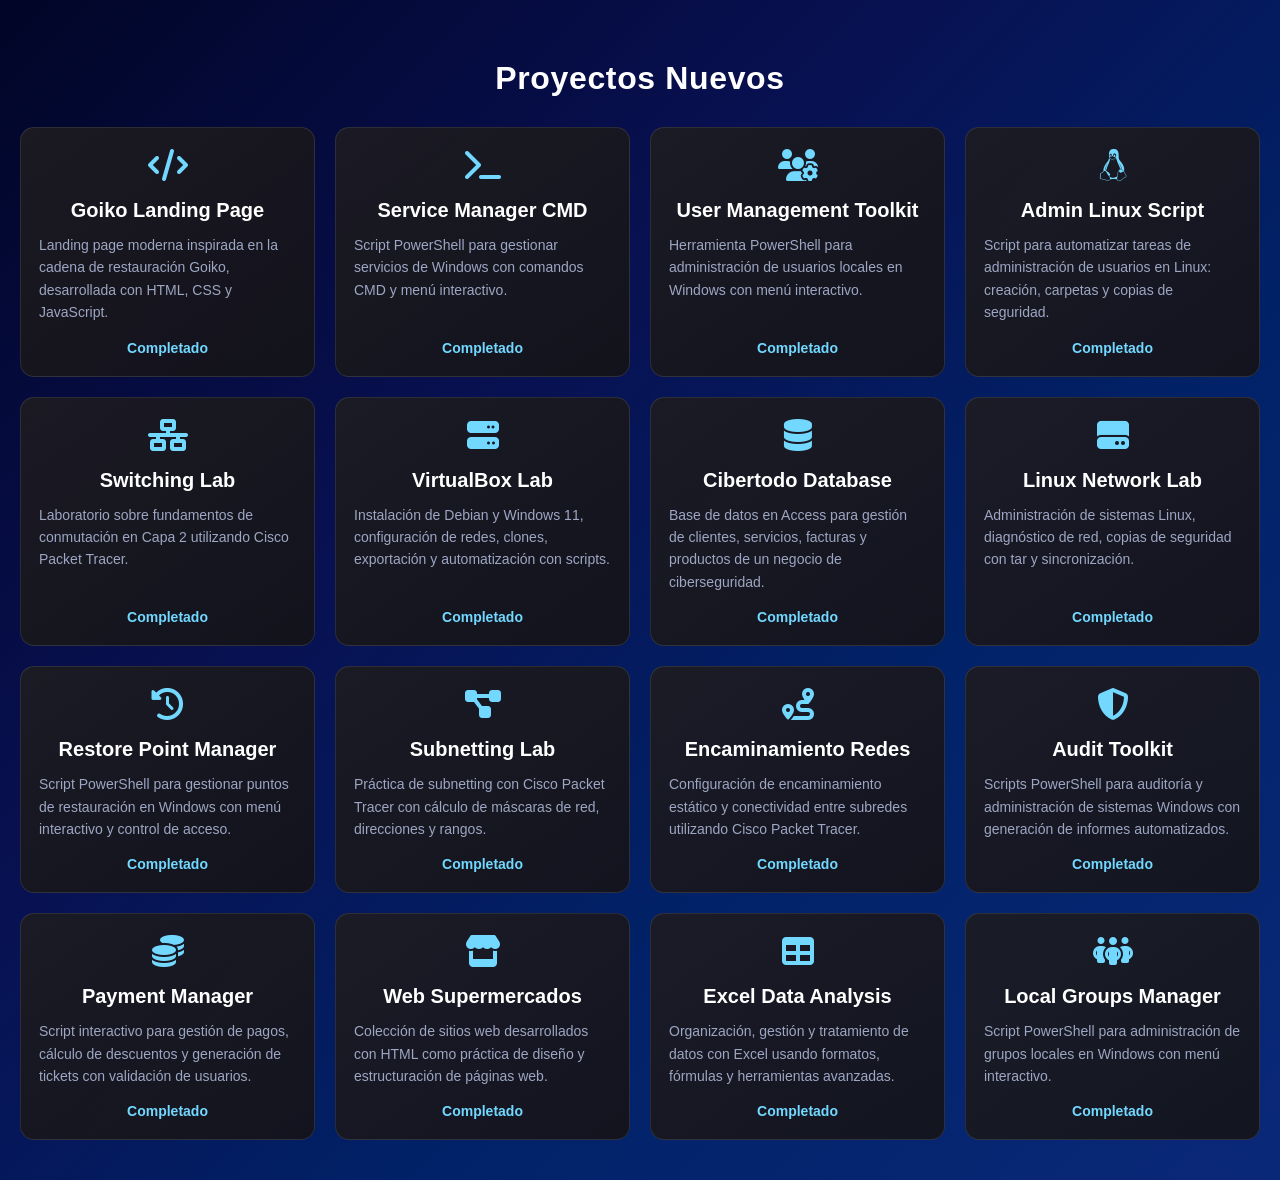
<file: BotonProyectos.html>
<!DOCTYPE html>
<html lang="es">
<head>
    <meta charset="UTF-8">
    <meta name="viewport" content="width=device-width, initial-scale=1.0">
    <title>Proyectos Nuevos</title>
    <link rel="stylesheet" href="https://cdnjs.cloudflare.com/ajax/libs/font-awesome/6.5.1/css/all.min.css">
    <style>
        * {
            box-sizing: border-box;
            margin: 0;
            padding: 0;
        }

        body {
            background: linear-gradient(135deg, rgb(1, 5, 39) 0%, rgb(8, 16, 80) 35%, rgb(1, 34, 104) 65%, rgb(10, 40, 120) 100%);
            min-height: 100vh;
            padding: 40px 20px;
            font-family: "Space Grotesk", Verdana, sans-serif;
            color: #ffffff;
        }

        .TituloProyectos {
            text-align: center;
            font-size: 32px;
            color: #ffffff;
            padding: 20px 0 30px;
            margin: 0;
            font-weight: 700;
            letter-spacing: 0.02em;
        }

        .GridPrincipalProyectos {
            display: grid;
            grid-template-columns: repeat(auto-fit, minmax(280px, 1fr));
            gap: 20px;
            max-width: 1400px;
            margin: 0 auto;
        }

        .GridSecundarioProyectos {
            background: linear-gradient(145deg, rgba(29, 28, 34, 0.92), rgba(20, 19, 24, 0.92));
            border-radius: 14px;
            padding: 20px 18px;
            border: 1px solid rgba(255, 255, 255, 0.1);
            transition: transform 0.3s ease, box-shadow 0.3s ease, border-color 0.3s ease;
            display: flex;
            flex-direction: column;
            min-height: 180px;
        }

        .GridSecundarioProyectos:hover {
            transform: translateY(-6px);
            box-shadow: 0 18px 40px rgba(0, 0, 0, 0.3);
            border-color: rgba(10, 127, 229, 0.45);
        }

        .IconoProyecto {
            font-size: 32px;
            color: #72d8ff;
            margin-bottom: 10px;
            text-align: center;
        }

        .TituloSeccionProyectos {
            font-size: 20px;
            color: #ffffff;
            text-align: center;
            padding: 4px 0;
            margin: 0;
            font-weight: 700;
        }

        .ParrafoSeccionProyectos {
            color: #9da6c2;
            font-size: 14px;
            line-height: 1.6;
            padding: 8px 0;
            margin: 0;
            flex: 1;
        }

        .ParrafoSeccionProyectos2 {
            color: #72d8ff;
            font-size: 14px;
            font-weight: 600;
            text-align: center;
            padding: 8px 0 0;
            margin: 0;
        }

        @media (max-width: 700px) {
            .TituloProyectos {
                font-size: 26px;
                padding: 10px 0 20px;
            }

            .GridPrincipalProyectos {
                grid-template-columns: 1fr 1fr;
                gap: 14px;
            }

            .TituloSeccionProyectos {
                font-size: 17px;
            }

            .ParrafoSeccionProyectos {
                font-size: 13px;
            }

            .ParrafoSeccionProyectos2 {
                font-size: 13px;
            }
        }

        @media (max-width: 480px) {
            .GridPrincipalProyectos {
                grid-template-columns: 1fr;
                gap: 16px;
            }
        }
    </style>
</head>
<body>

<h1 class="TituloProyectos">Proyectos Nuevos</h1>

<section id="Proyectos">
    <div class="GridPrincipalProyectos">

        <div class="GridSecundarioProyectos">
            <div class="IconoProyecto"><i class="fa-solid fa-code"></i></div>
            <h1 class="TituloSeccionProyectos">Goiko Landing Page</h1>
            <p class="ParrafoSeccionProyectos">Landing page moderna inspirada en la cadena de restauración Goiko, desarrollada con HTML, CSS y JavaScript.</p>
            <p class="ParrafoSeccionProyectos2">Completado</p>
        </div>

        <div class="GridSecundarioProyectos">
            <div class="IconoProyecto"><i class="fa-solid fa-terminal"></i></div>
            <h1 class="TituloSeccionProyectos">Service Manager CMD</h1>
            <p class="ParrafoSeccionProyectos">Script PowerShell para gestionar servicios de Windows con comandos CMD y menú interactivo.</p>
            <p class="ParrafoSeccionProyectos2">Completado</p>
        </div>

        <div class="GridSecundarioProyectos">
            <div class="IconoProyecto"><i class="fa-solid fa-users-gear"></i></div>
            <h1 class="TituloSeccionProyectos">User Management Toolkit</h1>
            <p class="ParrafoSeccionProyectos">Herramienta PowerShell para administración de usuarios locales en Windows con menú interactivo.</p>
            <p class="ParrafoSeccionProyectos2">Completado</p>
        </div>

        <div class="GridSecundarioProyectos">
            <div class="IconoProyecto"><i class="fa-brands fa-linux"></i></div>
            <h1 class="TituloSeccionProyectos">Admin Linux Script</h1>
            <p class="ParrafoSeccionProyectos">Script para automatizar tareas de administración de usuarios en Linux: creación, carpetas y copias de seguridad.</p>
            <p class="ParrafoSeccionProyectos2">Completado</p>
        </div>

        <div class="GridSecundarioProyectos">
            <div class="IconoProyecto"><i class="fa-solid fa-network-wired"></i></div>
            <h1 class="TituloSeccionProyectos">Switching Lab</h1>
            <p class="ParrafoSeccionProyectos">Laboratorio sobre fundamentos de conmutación en Capa 2 utilizando Cisco Packet Tracer.</p>
            <p class="ParrafoSeccionProyectos2">Completado</p>
        </div>

        <div class="GridSecundarioProyectos">
            <div class="IconoProyecto"><i class="fa-solid fa-server"></i></div>
            <h1 class="TituloSeccionProyectos">VirtualBox Lab</h1>
            <p class="ParrafoSeccionProyectos">Instalación de Debian y Windows 11, configuración de redes, clones, exportación y automatización con scripts.</p>
            <p class="ParrafoSeccionProyectos2">Completado</p>
        </div>

        <div class="GridSecundarioProyectos">
            <div class="IconoProyecto"><i class="fa-solid fa-database"></i></div>
            <h1 class="TituloSeccionProyectos">Cibertodo Database</h1>
            <p class="ParrafoSeccionProyectos">Base de datos en Access para gestión de clientes, servicios, facturas y productos de un negocio de ciberseguridad.</p>
            <p class="ParrafoSeccionProyectos2">Completado</p>
        </div>

        <div class="GridSecundarioProyectos">
            <div class="IconoProyecto"><i class="fa-solid fa-hard-drive"></i></div>
            <h1 class="TituloSeccionProyectos">Linux Network Lab</h1>
            <p class="ParrafoSeccionProyectos">Administración de sistemas Linux, diagnóstico de red, copias de seguridad con tar y sincronización.</p>
            <p class="ParrafoSeccionProyectos2">Completado</p>
        </div>

        <div class="GridSecundarioProyectos">
            <div class="IconoProyecto"><i class="fa-solid fa-clock-rotate-left"></i></div>
            <h1 class="TituloSeccionProyectos">Restore Point Manager</h1>
            <p class="ParrafoSeccionProyectos">Script PowerShell para gestionar puntos de restauración en Windows con menú interactivo y control de acceso.</p>
            <p class="ParrafoSeccionProyectos2">Completado</p>
        </div>

        <div class="GridSecundarioProyectos">
            <div class="IconoProyecto"><i class="fa-solid fa-diagram-project"></i></div>
            <h1 class="TituloSeccionProyectos">Subnetting Lab</h1>
            <p class="ParrafoSeccionProyectos">Práctica de subnetting con Cisco Packet Tracer con cálculo de máscaras de red, direcciones y rangos.</p>
            <p class="ParrafoSeccionProyectos2">Completado</p>
        </div>

        <div class="GridSecundarioProyectos">
            <div class="IconoProyecto"><i class="fa-solid fa-route"></i></div>
            <h1 class="TituloSeccionProyectos">Encaminamiento Redes</h1>
            <p class="ParrafoSeccionProyectos">Configuración de encaminamiento estático y conectividad entre subredes utilizando Cisco Packet Tracer.</p>
            <p class="ParrafoSeccionProyectos2">Completado</p>
        </div>

        <div class="GridSecundarioProyectos">
            <div class="IconoProyecto"><i class="fa-solid fa-shield-halved"></i></div>
            <h1 class="TituloSeccionProyectos">Audit Toolkit</h1>
            <p class="ParrafoSeccionProyectos">Scripts PowerShell para auditoría y administración de sistemas Windows con generación de informes automatizados.</p>
            <p class="ParrafoSeccionProyectos2">Completado</p>
        </div>

        <div class="GridSecundarioProyectos">
            <div class="IconoProyecto"><i class="fa-solid fa-coins"></i></div>
            <h1 class="TituloSeccionProyectos">Payment Manager</h1>
            <p class="ParrafoSeccionProyectos">Script interactivo para gestión de pagos, cálculo de descuentos y generación de tickets con validación de usuarios.</p>
            <p class="ParrafoSeccionProyectos2">Completado</p>
        </div>

        <div class="GridSecundarioProyectos">
            <div class="IconoProyecto"><i class="fa-solid fa-store"></i></div>
            <h1 class="TituloSeccionProyectos">Web Supermercados</h1>
            <p class="ParrafoSeccionProyectos">Colección de sitios web desarrollados con HTML como práctica de diseño y estructuración de páginas web.</p>
            <p class="ParrafoSeccionProyectos2">Completado</p>
        </div>

        <div class="GridSecundarioProyectos">
            <div class="IconoProyecto"><i class="fa-solid fa-table"></i></div>
            <h1 class="TituloSeccionProyectos">Excel Data Analysis</h1>
            <p class="ParrafoSeccionProyectos">Organización, gestión y tratamiento de datos con Excel usando formatos, fórmulas y herramientas avanzadas.</p>
            <p class="ParrafoSeccionProyectos2">Completado</p>
        </div>

        <div class="GridSecundarioProyectos">
            <div class="IconoProyecto"><i class="fa-solid fa-people-group"></i></div>
            <h1 class="TituloSeccionProyectos">Local Groups Manager</h1>
            <p class="ParrafoSeccionProyectos">Script PowerShell para administración de grupos locales en Windows con menú interactivo.</p>
            <p class="ParrafoSeccionProyectos2">Completado</p>
        </div>

    </div>
</section>

</body>
</html>
</file>
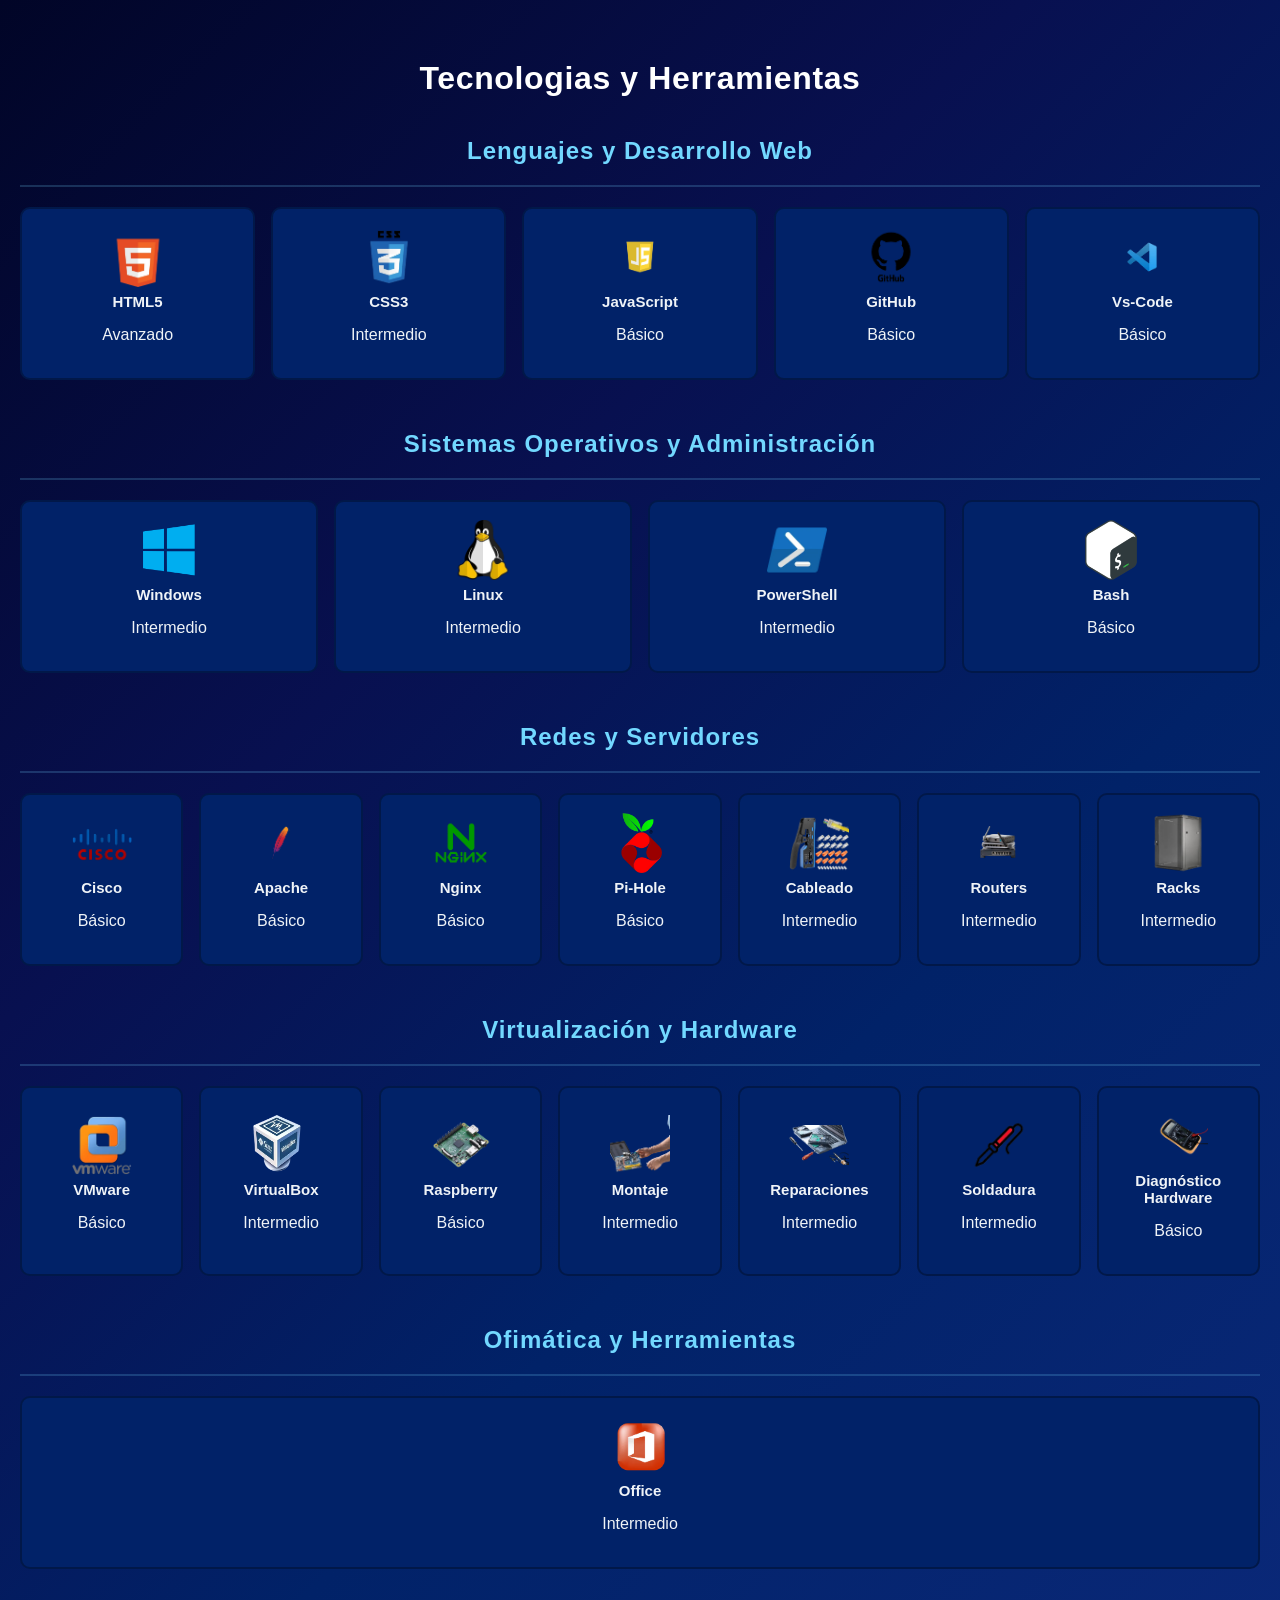
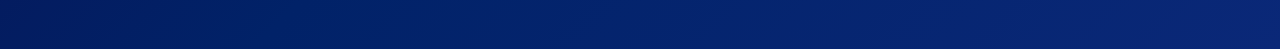
<file: BotonTecnologías.html>
<!DOCTYPE html>
<html lang="es">
<head>
    <meta charset="UTF-8">
    <meta name="viewport" content="width=device-width, initial-scale=1.0">
    <title>Tecnologías</title>
    <link rel="stylesheet" href="https://cdnjs.cloudflare.com/ajax/libs/font-awesome/6.5.1/css/all.min.css">
    <style>
        body {
            background: linear-gradient(135deg, rgb(1, 5, 39) 0%, rgb(8, 16, 80) 35%, rgb(1, 34, 104) 65%, rgb(10, 40, 120) 100%);
            min-height: 100vh;
            margin: 0;
            padding: 40px 20px;
            font-family: "Space Grotesk", Verdana, sans-serif;
        }

        .TituloprincipalTecnologías {
            text-align: center;
            font-size: 32px;
            color: #ffffff;
            padding: 20px 0 30px;
            margin: 0;
            font-weight: 700;
            letter-spacing: 0.02em;
        }

        .GrupoTecnologias {
            max-width: 1400px;
            margin: 0 auto 40px;
        }

        .TituloGrupo {
            text-align: center;
            font-size: 24px;
            color: #72d8ff;
            padding: 10px 0 20px;
            margin: 0;
            font-weight: 600;
            letter-spacing: 0.04em;
            border-bottom: 2px solid rgba(114, 216, 255, 0.2);
        }

        .GridTecnologias {
            display: grid;
            grid-template-columns: repeat(auto-fit, minmax(160px, 1fr));
            gap: 16px;
            margin-top: 20px;
        }

        .TarjetaTecnologia {
            background-color: rgb(1, 34, 104);
            text-align: center;
            border-radius: 10px;
            padding: 18px 12px;
            color: rgb(239, 243, 247);
            display: flex;
            flex-direction: column;
            align-items: center;
            justify-content: center;
            border: 2px solid rgba(0, 0, 0, 0.3);
            transition: transform 0.3s ease, box-shadow 0.3s ease, border-color 0.3s ease;
        }

        .TarjetaTecnologia:hover {
            transform: translateY(-4px);
            box-shadow: 0 10px 25px rgba(0, 0, 0, 0.3);
            border-color: rgba(10, 127, 229, 0.45);
        }

        .TarjetaTecnologia h1 {
            font-size: 15px;
            margin: 6px 0 0;
            font-weight: 600;
        }

        .ImágenTecnologias {
            width: 60px;
            height: 60px;
            object-fit: contain;
            margin: 0 auto;
        }

        .ContenedorBotonTecnologias {
            text-align: center;
            padding: 30px 0 10px;
            max-width: 1400px;
            margin: 0 auto;
        }

        .BotonTecnologias {
            display: inline-flex;
            align-items: center;
            justify-content: center;
            gap: 14px;
            padding: 16px 38px;
            background: linear-gradient(135deg, rgba(1, 34, 104, 0.9), rgba(10, 127, 229, 0.4));
            color: #ffffff;
            border: 1px solid rgba(255, 255, 255, 0.15);
            border-radius: 50px;
            font-family: "Space Grotesk", sans-serif;
            font-size: 16px;
            font-weight: 700;
            text-decoration: none;
            cursor: pointer;
            box-shadow: 0 8px 25px rgba(0, 0, 0, 0.2);
            transition: all 0.3s ease;
            position: relative;
            overflow: hidden;
            backdrop-filter: blur(8px);
        }

        .BotonTecnologias::before {
            content: "";
            position: absolute;
            inset: 0;
            background: linear-gradient(135deg, #0a7fe5, #7c3aed);
            opacity: 0;
            transition: opacity 0.4s ease;
            border-radius: 50px;
        }

        .BotonTecnologias:hover {
            transform: translateY(-4px) scale(1.02);
            box-shadow: 0 14px 40px rgba(10, 127, 229, 0.35);
            border-color: rgba(10, 127, 229, 0.4);
        }

        .BotonTecnologias:hover::before {
            opacity: 1;
        }

        .BotonTecnologias:hover .BotonTecnologiasIcono {
            transform: translateX(8px);
        }

        .BotonTecnologiasTexto {
            position: relative;
            z-index: 1;
        }

        .BotonTecnologiasIcono {
            position: relative;
            z-index: 1;
            display: inline-flex;
            align-items: center;
            font-size: 18px;
            transition: transform 0.3s ease;
        }

        .BotonTecnologias:active {
            transform: scale(0.96);
        }

        @media (max-width: 700px) {
            .TituloprincipalTecnologías {
                font-size: 24px;
                padding: 10px 0 20px;
            }

            .TituloGrupo {
                font-size: 20px;
            }

            .GridTecnologias {
                grid-template-columns: repeat(3, 1fr);
                gap: 12px;
            }

            .TarjetaTecnologia {
                padding: 12px 8px;
            }

            .ImágenTecnologias {
                width: 45px;
                height: 45px;
            }

            .TarjetaTecnologia h1 {
                font-size: 12px;
            }

            .BotonTecnologias {
                padding: 14px 24px;
                font-size: 14px;
            }
        }

        @media (max-width: 480px) {
            .GridTecnologias {
                grid-template-columns: repeat(2, 1fr);
                gap: 10px;
            }

            .TarjetaTecnologia {
                padding: 10px 6px;
            }

            .ImágenTecnologias {
                width: 40px;
                height: 40px;
            }

            .TarjetaTecnologia h1 {
                font-size: 11px;
            }

            .BotonTecnologias {
                padding: 12px 18px;
                font-size: 13px;
                gap: 10px;
            }

            .BotonTecnologiasIcono {
                font-size: 15px;
            }
        }
    </style>
</head>
<body>

<h1 class="TituloprincipalTecnologías">Tecnologias y Herramientas</h1>

<!-- GRUPO 1: LENGUAJES Y DESARROLLO WEB -->
<div class="GrupoTecnologias">
    <h2 class="TituloGrupo">Lenguajes y Desarrollo Web</h2>
    <div class="GridTecnologias">
        <div class="TarjetaTecnologia">
            <img class="ImágenTecnologias" src="IMAGENES/HTML Logo.png" alt="Logo de HTML" loading="lazy" decoding="async">
            <h1>HTML5</h1>
            <p class="TituloTecnologias">Avanzado</p>
        </div>
        <div class="TarjetaTecnologia">
            <img class="ImágenTecnologias" src="IMAGENES/Css Logo.webp" alt="Logo de CSS" loading="lazy" decoding="async">
            <h1>CSS3</h1>
            <p class="TituloTecnologias">Intermedio</p>
        </div>
        <div class="TarjetaTecnologia">
            <img class="ImágenTecnologias" src="IMAGENES/Javascript Logo.png" alt="Logo de JavaScript" loading="lazy" decoding="async">
            <h1>JavaScript</h1>
            <p class="TituloTecnologias">Básico</p>
        </div>
        <div class="TarjetaTecnologia">
            <img class="ImágenTecnologias" src="IMAGENES/Logo GitHub.png" alt="Logo de GitHub" loading="lazy" decoding="async">
            <h1>GitHub</h1>
            <p class="TituloTecnologias">Básico</p>
        </div>
        <div class="TarjetaTecnologia">
            <img class="ImágenTecnologias" src="IMAGENES/Vs-Code Logo.webp" alt="Logo de Vs-Code" loading="lazy" decoding="async">
            <h1>Vs-Code</h1>
            <p class="TituloTecnologias">Básico</p>
        </div>
    </div>
</div>

<!-- GRUPO 2: SISTEMAS OPERATIVOS Y ADMINISTRACIÓN -->
<div class="GrupoTecnologias">
    <h2 class="TituloGrupo"> Sistemas Operativos y Administración</h2>
    <div class="GridTecnologias">
        <div class="TarjetaTecnologia">
            <img class="ImágenTecnologias" src="IMAGENES/Windows Logo.webp" alt="Logo de Windows" loading="lazy" decoding="async">
            <h1>Windows</h1>
            <p class="TituloTecnologias">Intermedio</p>
        </div>
        <div class="TarjetaTecnologia">
            <img class="ImágenTecnologias" src="IMAGENES/Linux Logo.webp" alt="Logo de Linux" loading="lazy" decoding="async">
            <h1>Linux</h1>
            <p class="TituloTecnologias">Intermedio</p>
        </div>
        <div class="TarjetaTecnologia">
            <img class="ImágenTecnologias" src="IMAGENES/Powershell Logo.webp" alt="Logo de PowerShell" loading="lazy" decoding="async">
            <h1>PowerShell</h1>
            <p class="TituloTecnologias">Intermedio</p>
        </div>
        <div class="TarjetaTecnologia">
            <img class="ImágenTecnologias" src="IMAGENES/Bash Logo.webp" alt="Logo de Bash" loading="lazy" decoding="async">
            <h1>Bash</h1>
            <p class="TituloTecnologias">Básico</p>
        </div>
    </div>
</div>

<!-- GRUPO 3: REDES Y SERVIDORES -->
<div class="GrupoTecnologias">
    <h2 class="TituloGrupo">Redes y Servidores</h2>
    <div class="GridTecnologias">
        <div class="TarjetaTecnologia">
            <img class="ImágenTecnologias" src="IMAGENES/Cisco Logo.webp" alt="Logo de Cisco" loading="lazy" decoding="async">
            <h1>Cisco</h1>
            <p class="TituloTecnologias">Básico</p>
        </div>
        <div class="TarjetaTecnologia">
            <img class="ImágenTecnologias" src="IMAGENES/Logo Apache.webp" alt="Logo de Apache" loading="lazy" decoding="async">
            <h1>Apache</h1>
            <p class="TituloTecnologias">Básico</p>
        </div>
        <div class="TarjetaTecnologia">
            <img class="ImágenTecnologias" src="IMAGENES/Nginx Logo.webp" alt="Logo de Nginx" loading="lazy" decoding="async">
            <h1>Nginx</h1>
            <p class="TituloTecnologias">Básico</p>
        </div>
        <div class="TarjetaTecnologia">
            <img class="ImágenTecnologias" src="IMAGENES/Pi-Hole Logo.webp" alt="Logo de Pi-Hole" loading="lazy" decoding="async">
            <h1>Pi-Hole</h1>
            <p class="TituloTecnologias">Básico</p>
        </div>
        <div class="TarjetaTecnologia">
            <img class="ImágenTecnologias" src="IMAGENES/Cableado Logo.webp" alt="Logo de Cableado" loading="lazy" decoding="async">
            <h1>Cableado</h1>
            <p class="TituloTecnologias">Intermedio</p>
        </div>
        <div class="TarjetaTecnologia">
            <img class="ImágenTecnologias" src="IMAGENES/Imagenes Routers.webp" alt="Imagenes de Routers" loading="lazy" decoding="async">
            <h1>Routers</h1>
            <p class="TituloTecnologias">Intermedio</p>
        </div>
        <div class="TarjetaTecnologia">
            <img class="ImágenTecnologias" src="IMAGENES/Racks Imágen.webp" alt="Imagenes de Racks" loading="lazy" decoding="async">
            <h1>Racks</h1>
            <p class="TituloTecnologias">Intermedio</p>
        </div>
    </div>
</div>

<!-- GRUPO 4: VIRTUALIZACIÓN Y HARDWARE -->
<div class="GrupoTecnologias">
    <h2 class="TituloGrupo"> Virtualización y Hardware</h2>
    <div class="GridTecnologias">
        <div class="TarjetaTecnologia">
            <img class="ImágenTecnologias" src="IMAGENES/Vmware Logo.webp" alt="Logo de Vmware" loading="lazy" decoding="async">
            <h1>VMware</h1>
            <p class="TituloTecnologias">Básico</p>
        </div>
        <div class="TarjetaTecnologia">
            <img class="ImágenTecnologias" src="IMAGENES/VirtualboxLogo.png" alt="Logo de VirtualBox" loading="lazy" decoding="async">
            <h1>VirtualBox</h1>
            <p class="TituloTecnologias">Intermedio</p>
        </div>
        <div class="TarjetaTecnologia">
            <img class="ImágenTecnologias" src="IMAGENES/Raspberry-pi Logo.webp" alt="Logo de Raspberry" loading="lazy" decoding="async">
            <h1>Raspberry</h1>
            <p class="TituloTecnologias">Básico</p>
        </div>
        <div class="TarjetaTecnologia">
            <img class="ImágenTecnologias" src="IMAGENES/Montaje Equipos.webp" alt="Logo de Montaje" loading="lazy" decoding="async">
            <h1>Montaje</h1>
            <p class="TituloTecnologias">Intermedio</p>
        </div>
        <div class="TarjetaTecnologia">
            <img class="ImágenTecnologias" src="IMAGENES/Reparaciones.webp" alt="Imagen Reparacion Portatil" loading="lazy" decoding="async">
            <h1>Reparaciones</h1>
            <p class="TituloTecnologias">Intermedio</p>
        </div>
        <div class="TarjetaTecnologia">
            <img class="ImágenTecnologias" src="IMAGENES/Logo Soldador.webp" alt="Logo de Soldador" loading="lazy" decoding="async">
            <h1>Soldadura</h1>
            <p class="TituloTecnologias">Intermedio</p>
        </div>
        <div class="TarjetaTecnologia">
            <img class="ImágenTecnologias" src="IMAGENES/Multimetro.webp" alt="Imagen Multimetro" loading="lazy" decoding="async">
            <h1>Diagnóstico Hardware</h1>
            <p class="TituloTecnologias">Básico</p>
        </div>
    </div>
</div>

<!-- GRUPO 5: OFIMÁTICA Y HERRAMIENTAS -->
<div class="GrupoTecnologias">
    <h2 class="TituloGrupo">Ofimática y Herramientas</h2>
    <div class="GridTecnologias">
        <div class="TarjetaTecnologia">
            <img class="ImágenTecnologias" src="IMAGENES/Logo Office.webp" alt="Logo de Office" loading="lazy" decoding="async">
            <h1>Office</h1>
            <p class="TituloTecnologias">Intermedio</p>
        </div>
    </div>
</div>


</body>
</html>
</file>
<file: estilos.css>
.Tecnologias {
    width: 100%;
    overflow: hidden;
    background-color: rgb(42, 49, 49);
    border-radius: 14px;
    padding: 20px;
    box-sizing: border-box;
}

.voltage-button {
  position: relative;
}

.voltage-button button {
  color: white;
  background: #0D1127;
  padding: 1rem 3rem 1rem 3rem;
  border-radius: 5rem;
  border: 5px solid #5978F3;
  font-size: 1.2rem;
  line-height: 1em;
  letter-spacing: 0.075em;
  transition: background 0.3s;
}

.voltage-button button:hover {
  cursor: pointer;
  background: #0F1C53;
}

.voltage-button button:hover + svg, .voltage-button button:hover + svg + .dots {
  opacity: 1;
}

.voltage-button svg {
  display: block;
  position: absolute;
  top: -0.75em;
  left: -0.25em;
  width: calc(100% + 0.5em);
  height: calc(100% + 1.5em);
  pointer-events: none;
  opacity: 0;
  transition: opacity 0.4s;
  transition-delay: 0.1s;
}

.voltage-button svg path {
  stroke-dasharray: 100;
  filter: url("#glow");
}

.voltage-button svg path.line-1 {
  stroke: #f6de8d;
  stroke-dashoffset: 0;
  animation: spark-1 3s linear infinite;
}

.voltage-button svg path.line-2 {
  stroke: #6bfeff;
  stroke-dashoffset: 500;
  animation: spark-2 3s linear infinite;
}

.voltage-button .dots {
  opacity: 0;
  transition: opacity 0.3s;
  transition-delay: 0.4s;
}

.voltage-button .dots .dot {
  width: 1rem;
  height: 1rem;
  background: white;
  border-radius: 100%;
  position: absolute;
  opacity: 0;
}

.voltage-button .dots .dot-1 {
  top: 0;
  left: 20%;
  animation: fly-up 3s linear infinite;
}

.voltage-button .dots .dot-2 {
  top: 0;
  left: 55%;
  animation: fly-up 3s linear infinite;
  animation-delay: 0.5s;
}

.voltage-button .dots .dot-3 {
  top: 0;
  left: 80%;
  animation: fly-up 3s linear infinite;
  animation-delay: 1s;
}

.voltage-button .dots .dot-4 {
  bottom: 0;
  left: 30%;
  animation: fly-down 3s linear infinite;
  animation-delay: 2.5s;
}

.voltage-button .dots .dot-5 {
  bottom: 0;
  left: 65%;
  animation: fly-down 3s linear infinite;
  animation-delay: 1.5s;
}

@keyframes spark-1 {
  to {
    stroke-dashoffset: -1000;
  }
}

@keyframes spark-2 {
  to {
    stroke-dashoffset: -500;
  }
}

@keyframes fly-up {
  0% {
    opacity: 0;
    transform: translateY(0) scale(0.2);
  }
  5% {
    opacity: 1;
    transform: translateY(-1.5rem) scale(0.4);
  }
  10%, 100% {
    opacity: 0;
    transform: translateY(-3rem) scale(0.2);
  }
}

@keyframes fly-down {
  0% {
    opacity: 0;
    transform: translateY(0) scale(0.2);
  }
  5% {
    opacity: 1;
    transform: translateY(1.5rem) scale(0.4);
  }
  10%, 100% {
    opacity: 0;
    transform: translateY(3rem) scale(0.2);
  }
}

.TecnologiasTrack {
    display: flex;
    width: max-content;
    gap: 20px;
    animation: scrollTecnologias 50s linear infinite;
}

.GridTecnologias {
    min-width: 250px;
    flex-shrink: 0;
    background-color: rgb(1, 34, 104);
    text-align: center;
    border-radius: 10px;
    padding: 15px;
    font-family: Verdana, Geneva, Tahoma, sans-serif;
    color: rgb(239, 243, 247);
    display: flex;
    flex-direction: column;
    align-items: center;
    justify-content: center;
    overflow: hidden;
    box-shadow: 0 2px 5px rgba(0, 0, 0, 0.1);
    border: 2px solid rgba(0, 0, 0, 0.3);
    transition: transform 0.3s ease, box-shadow 0.3s ease, border-color 0.3s ease;
}

.GridTecnologias:hover {
    box-shadow: 0 10px 20px rgba(0, 0, 0, 0.3);
    transform: translateY(-4px);
    border-color: rgba(10, 127, 229, 0.45);
}

@keyframes scrollTecnologias {
    from {
        transform: translateX(0);
    }
    to {
        transform: translateX(calc(-50% - 10px));
    }
}

body {
    margin: 0;
    background: linear-gradient(135deg, rgb(1, 5, 39) 0%, rgb(8, 16, 80) 35%, rgb(1, 34, 104) 65%, rgb(10, 40, 120) 100%);
    min-height: 100vh;
    color: #ffffff;
    font-family: "Space Grotesk", "Verdana", sans-serif;
}

* {
    box-sizing: border-box;
}

img {
    max-width: 100%;
    height: auto;
    display: block;
}

a {
    text-decoration: none;
    color: inherit;
}

:root {
    --color-azul-fuerte: #0a7fe5;
    --color-azul-claro: #72d8ff;
    --color-rosa: #ff00b3;
    --color-texto-claro: #f8f9ff;
    --color-texto-suave: #c5cbe0;
    --color-texto-gris: #9da6c2;
    --borde-suave: rgba(255, 255, 255, 0.12);
    --sombra: 0 20px 60px rgba(0, 0, 0, 0.4);
    --fondo-tarjeta: rgba(15, 2, 85, 0.88);
    --fondo-tarjeta-hover: rgba(15, 2, 85, 0.95);
}.SeccionSobreMi {
    width: 100%;
    margin: 0;
    padding: 0;
    background: linear-gradient(145deg, rgba(15, 2, 85, 0.92), rgba(1, 34, 104, 0.75));
    border-top: 1px solid rgba(255, 255, 255, 0.06);
    border-bottom: 1px solid rgba(255, 255, 255, 0.06);
}

.ContenedorSobreMi {
    display: flex;
    align-items: center;
    gap: 60px;
    max-width: 1400px;
    margin: 0 auto;
    padding: 70px 40px;
    min-height: 500px;
}

.TextoDerecha {
    flex: 1.2;
    min-width: 0;
}

.ImagenIzquierda {
    flex: 0.8;
    display: flex;
    justify-content: center;
    align-items: center;
}

.ImagenSobreMi {
    width: 100%;
    max-width: 420px;
    height: auto;
    aspect-ratio: 3 / 4; /*Define la Proporción de la imágen*/
    object-fit: cover;
    border-radius: 16px;
    border: 2px solid rgba(255, 255, 255, 0.12);
    box-shadow: 0 20px 50px rgba(0, 0, 0, 0.3);
    transition: transform 0.4s ease, box-shadow 0.4s ease;
}
.ImagenSobreMi:hover {
    transform: scale(1.02);
    box-shadow: 0 25px 60px rgba(10, 127, 229, 0.2);
}

.EtiquetaSobreMi {
    display: inline-block;
    font-size: 13px;
    font-weight: 800;
    color: #72d8ff;
    letter-spacing: 0.18em;
    text-transform: uppercase;
    margin-bottom: 12px;
}

.TituloSobreMi {
    font-size: 38px;
    font-weight: 700;
    color: #ffffff;
    margin: 0 0 6px;
    letter-spacing: 0.02em;
}

.SubtituloSobreMi {
    font-size: 20px;
    font-weight: 600;
    color: #72d8ff;
    margin: 0 0 20px;
}

.ParrafoSobreMi {
    font-size: 17px;
    line-height: 1.8;
    color: #c5cbe0;
    margin: 0 0 16px;
}

.ParrafoSobreMi strong {
    color: #ffffff;
    font-weight: 700;
}

.BotonesSobreMi {
    display: flex;
    gap: 16px;
    margin-top: 24px;
    flex-wrap: wrap;
}

.BtnSobreMi {
    display: inline-flex;
    align-items: center;
    justify-content: center;
    gap: 10px;
    padding: 15px 36px;
    background: linear-gradient(135deg, #0a7fe5, #7c3aed);
    color: #ffffff;
    border: none;
    border-radius: 50px;
    font-family: "Space Grotesk", sans-serif;
    font-size: 16px;
    font-weight: 700;
    text-decoration: none;
    cursor: pointer;
    transition: transform 0.3s ease, box-shadow 0.3s ease, filter 0.3s ease;
    box-shadow: 0 8px 30px rgba(10, 127, 229, 0.3);
}

.BtnSobreMi:hover {
    transform: translateY(-3px);
    box-shadow: 0 14px 40px rgba(10, 127, 229, 0.4);
    filter: brightness(1.05);
}

.BtnSobreMi.Secundario {
    background: transparent;
    border: 2px solid rgba(255, 255, 255, 0.2);
    box-shadow: none;
}

.BtnSobreMi.Secundario:hover {
    background: rgba(255, 255, 255, 0.05);
    border-color: #72d8ff;
    box-shadow: 0 8px 30px rgba(114, 216, 255, 0.1);
}

@media (max-width: 1024px) {
    .ContenedorSobreMi {
        gap: 40px;
        padding: 50px 30px;
    }

    .ImagenSobreMi {
        max-width: 350px;
    }

    .TituloSobreMi {
        font-size: 32px;
    }

    .ParrafoSobreMi {
        font-size: 16px;
    }
}

@media (max-width: 900px) {
    .ContenedorSobreMi {
        flex-direction: column-reverse;
        padding: 45px 30px;
        gap: 30px;
        text-align: center;
        min-height: auto;
    }

    .ImagenIzquierda {
        width: 100%;
    }

    .ImagenSobreMi {
        max-width: 320px;
        aspect-ratio: 4 / 3;
    }

    .BotonesSobreMi {
        justify-content: center;
    }

    .TituloSobreMi {
        font-size: 30px;
    }

    .ParrafoSobreMi {
        font-size: 15px;
    }
}

@media (max-width: 700px) {
    .ContenedorSobreMi {
        padding: 35px 20px;
        gap: 24px;
    }

    .ImagenSobreMi {
        max-width: 250px;
    }

    .TituloSobreMi {
        font-size: 26px;
    }

    .EtiquetaSobreMi {
        font-size: 12px;
    }

    .ParrafoSobreMi {
        font-size: 14px;
        line-height: 1.7;
    }

    .BtnSobreMi {
        padding: 13px 28px;
        font-size: 14px;
    }

    .BotonesSobreMi {
        gap: 12px;
    }
}

.BtnGitHub {
    display: inline-flex;
    align-items: center;
    justify-content: center;
    gap: 12px;
    padding: 14px 32px;
    background: #24292e;
    color: #ffffff;
    border: none;
    border-radius: 12px;
    font-family: "Space Grotesk", sans-serif;
    font-size: 15px;
    font-weight: 600;
    text-decoration: none;
    cursor: pointer;
    transition: all 0.3s ease;
    box-shadow: 0 4px 15px rgba(0, 0, 0, 0.2);
}

.BtnGitHub:hover {
    background: #2b3137;
    transform: translateY(-3px);
    box-shadow: 0 8px 25px rgba(0, 0, 0, 0.3);
}

.BtnGitHub:active {
    transform: scale(0.96);
}

.BtnGitHub i {
    font-size: 20px;
}

.BtnGitHub i:last-child {
    font-size: 14px;
    opacity: 0.7;
}
.BtnLinkedIn {
    display: inline-flex;
    align-items: center;
    justify-content: center;
    gap: 12px;
    padding: 14px 32px;
    background: #0077B5;
    color: #ffffff;
    border: none;
    border-radius: 12px;
    font-family: "Space Grotesk", sans-serif;
    font-size: 15px;
    font-weight: 600;
    text-decoration: none;
    cursor: pointer;
    transition: all 0.3s ease;
    box-shadow: 0 4px 15px rgba(0, 119, 181, 0.3);
}

.BtnLinkedIn:hover {
    background: #006699;
    transform: translateY(-3px);
    box-shadow: 0 8px 25px rgba(0, 119, 181, 0.4);
}

.BtnLinkedIn:active {
    transform: scale(0.96);
}

.BtnLinkedIn i {
    font-size: 20px;
}

.BtnLinkedIn i:last-child {
    font-size: 13px;
    opacity: 0.7;
}

.BtnLinkedIn.Borde {
    background: transparent;
    border: 2px solid #0077B5;
    color: #0077B5;
    box-shadow: none;
}

.BtnLinkedIn.Borde:hover {
    background: #0077B5;
    color: #ffffff;
    box-shadow: 0 8px 25px rgba(0, 119, 181, 0.25);
}

.BtnLinkedIn.Gradiente {
    background: linear-gradient(135deg, #0077B5, #0a7fe5);
    border: none;
    box-shadow: 0 4px 20px rgba(0, 119, 181, 0.3);
}

.BtnLinkedIn.Gradiente:hover {
    background: linear-gradient(135deg, #006699, #1a8ff5);
    box-shadow: 0 8px 30px rgba(0, 119, 181, 0.4);
}

.BtnLinkedIn.Morado {
    background: linear-gradient(135deg, #0077B5, #7c3aed);
    box-shadow: 0 4px 20px rgba(124, 58, 237, 0.3);
}

.BtnLinkedIn.Morado:hover {
    background: linear-gradient(135deg, #006699, #8b4ded);
    box-shadow: 0 8px 30px rgba(124, 58, 237, 0.4);
}

.BtnLinkedIn.Glow {
    animation: glow-linkedin 2.5s ease-in-out infinite;
}

@keyframes glow-linkedin {
    0%, 100% {
        box-shadow: 0 4px 20px rgba(0, 119, 181, 0.2);
    }
    50% {
        box-shadow: 0 4px 40px rgba(0, 119, 181, 0.4), 0 0 60px rgba(0, 119, 181, 0.1);
    }
}

.BtnLinkedIn.Glow:hover {
    animation: none;
    transform: translateY(-3px);
    box-shadow: 0 8px 35px rgba(0, 119, 181, 0.4);
}

@media (max-width: 700px) {
    .BtnLinkedIn {
        padding: 12px 24px;
        font-size: 14px;
        gap: 10px;
    }

    .BtnLinkedIn i {
        font-size: 17px;
    }

    .BtnLinkedIn i:last-child {
        font-size: 12px;
    }
}

@media (max-width: 480px) {
    .BtnLinkedIn {
        padding: 10px 18px;
        font-size: 13px;
        gap: 8px;
        width: 100%;
        justify-content: center;
    }

    .BtnLinkedIn i {
        font-size: 15px;
    }

    .BtnLinkedIn i:last-child {
        font-size: 11px;
    }
}
@media (max-width: 480px) {
    .ContenedorSobreMi {
        padding: 28px 16px;
        gap: 20px;
    }

    .ImagenSobreMi {
        max-width: 200px;
    }

    .TituloSobreMi {
        font-size: 22px;
    }

    .ParrafoSobreMi {
        font-size: 13px;
    }

    .BtnSobreMi {
        padding: 11px 20px;
        font-size: 13px;
        width: 100%;
        justify-content: center;
    }

    .BotonesSobreMi {
        flex-direction: column;
        width: 100%;
        gap: 10px;
    }
}

.skip-link {
    position: fixed;
    left: 16px;
    top: -100px;
    z-index: 1000;
    padding: 10px 16px;
    border-radius: 10px;
    background: #ffffff;
    color: #050827;
    font-weight: 700;
    transition: top 0.2s ease;
}

.skip-link:focus {
    top: 16px;
}

.Menunavegacion {
    background-color: rgb(1, 1, 88);
    box-shadow: 0 8px 30px rgba(0, 0, 0, 0.3);
    text-align: center;
    width: 100%;
    padding: 12px 0;
    position: sticky;
    top: 0;
    z-index: 100;
    border-bottom: 1px solid var(--borde-suave);
}

.Menunavegacion a {
    font-family: "Space Grotesk", sans-serif;
    font-size: 17px;
    padding: 10px 18px;
    color: #ffffff;
    display: inline-block;
    transition: background-color 0.3s ease, color 0.3s ease;
    border-radius: 6px;
    font-weight: 500;
}

.Menunavegacion a:hover {
    background-color: rgba(10, 127, 229, 0.25);
    color: var(--color-azul-claro);
}

#Inicio {
    width: 100%;
    min-height: calc(100vh - 70px);
    padding: 60px 40px;
    background:
        radial-gradient(circle at 15% 20%, rgba(10, 127, 229, 0.25), transparent 35%),
        radial-gradient(circle at 85% 80%, rgba(255, 0, 179, 0.18), transparent 32%),
        radial-gradient(circle at 50% 50%, rgba(1, 34, 104, 0.2), transparent 50%),
        linear-gradient(145deg, rgba(15, 2, 85, 0.96), rgba(1, 5, 39, 0.92));
    display: flex;
    align-items: center;
    position: relative;
    overflow: hidden;
}

.GridAprendizaje {
    display: grid;
    padding: 10px;
    gap: 20px;
    grid-template-columns: repeat(3, 1fr);
    margin-bottom: 40px;
}
.TecnologiasUsadas {
    display: flex;
    justify-content: center;
    align-items: center;
    gap: 14px;
    padding: 10px 0 6px;
    flex-wrap: wrap;
}

.TecnologiasUsadas i {
    font-size: 30px;
    transition: transform 0.3s ease;
}

.TecnologiasUsadas i:hover {
    transform: scale(1.3);
}

/* Colores para los logos de FontAwesome */
.TecnologiasUsadas .fa-microchip { color: #6c5ce7; }
.TecnologiasUsadas .fa-screwdriver-wrench { color: #fdcb6e; }
.TecnologiasUsadas .fa-gamepad { color: #00b894; }
.TecnologiasUsadas .fa-desktop { color: #0984e3; }
.TecnologiasUsadas .fa-database { color: #fdcb6e; }
.TecnologiasUsadas .fa-file-excel { color: #217346; }
.TecnologiasUsadas .fa-table { color: #00b894; }
.TecnologiasUsadas .fa-server { color: #6c5ce7; }
.TecnologiasUsadas .fa-network-wired { color: #00b894; }

/* Los de Devicon ya tienen su propio color con la clase "colored" */

.parrafo-aprendizaje {
    text-align: center;
    color: var(--color-texto-gris);
    font-size: 18px;
    margin: 0 0 30px;}

.TarjetaAprendizaje:nth-child(1) {
    grid-row: 1 / 2;
    grid-column: 1 / 2;
}

.TarjetaAprendizaje:nth-child(2) {
    grid-row: 2 / 3;
    grid-column: 2 / 3;
}

.TarjetaAprendizaje:nth-child(3) {
    grid-row: 3 / 4;
    grid-column: 3 / 4;
}

.TarjetaAprendizaje {
    background: linear-gradient(145deg, rgba(15, 2, 85, 0.9), rgba(1, 34, 104, 0.75));
    border-radius: 16px;
    padding: 24px 20px;
    text-align: center;
    border: 1px solid var(--borde-suave);
    box-shadow: 0 8px 30px rgba(0, 0, 0, 0.3);
    transition: transform 0.3s ease, box-shadow 0.3s ease, border-color 0.3s ease;
    display: flex;
    flex-direction: column;
    align-items: center;
}

.TarjetaAprendizaje:hover {
    transform: translateY(-6px);
    box-shadow: 0 18px 40px rgba(0, 0, 0, 0.3);
    border-color: rgba(10, 127, 229, 0.45);
}

.TarjetaAprendizaje i {
    font-size: 3rem;
    margin-bottom: 15px;
    display: block;
}

.TarjetaAprendizaje h3 {
    font-size: 20px;
    color: #ffffff;
    margin: 8px 0 10px;
    font-weight: 700;
}

.TarjetaAprendizaje p {
    font-size: 15px;
    color: var(--color-texto-suave);
    line-height: 1.6;
    margin: 0;
}

@media (max-width: 992px) {
    .TarjetaAprendizaje:nth-child(1),
    .TarjetaAprendizaje:nth-child(2),
    .TarjetaAprendizaje:nth-child(3) {
        grid-row: auto;
        grid-column: auto;
    }
}

@media (max-width: 768px) {
    .GridAprendizaje {
        grid-template-columns: 1fr;
        gap: 20px;
        padding: 10px;
    }
}

.AprendizajeIntro {
    display:flex;
    justify-content: center;
    
}

.AprendizajeParrafo{
       display:flex;
    justify-content: center; 
}

#Inicio::before {
    content: "";
    position: absolute;
    inset: 0;
    background: linear-gradient(120deg, transparent 30%, rgba(255, 255, 255, 0.05), transparent 70%);
    transform: translateX(-100%);
    animation: brillo-inicio 8s ease-in-out infinite;
}

.ContenedorHero {
    display: grid;
    grid-template-columns: 1.3fr 0.7fr;
    align-items: center;
    gap: 50px;
    max-width: 1400px;
    margin: 0 auto;
    width: 100%;
    position: relative;
    z-index: 1;
}

.Texto {
    min-width: 0;
}

.TituloInicio1 {
    color: var(--color-azul-fuerte);
    font-size: clamp(24px, 3vw, 34px);
    margin: 0 0 8px;
    letter-spacing: 0.04em;
    font-weight: 600;
}

.TituloInicio2 {
    font-size: clamp(52px, 8vw, 96px);
    line-height: 1.4 /*Controla la Altura del Texto */;
    margin: 0;
    -webkit-background-clip: text;
    background-clip: text;
    color: transparent;
    color: #ffffff;
}

.TituloInicio3 {
    color: var(--color-azul-claro);
    font-size: clamp(26px, 3.5vw, 44px);
    margin: 18px 0 0;
    font-weight: 600;
}



.ParrafoInicio {
    max-width: 650px;
    margin: 20px 0 0;
    color: var(--color-texto-suave);
    font-size: clamp(18px, 2vw, 22px);
    line-height: 1.7;
    padding: 0;
}

.Imaágen {
    display: flex;
    justify-content: center;
    align-items: center;
}

.Imaágen img {
    width: clamp(210px, 32vw, 360px);
    aspect-ratio: 1;
    object-fit: cover;
    border-radius: 50%;
    border: 2px solid rgba(255, 255, 255, 0.15);
    box-shadow: 0 0 0 12px rgba(10, 127, 229, 0.07), 0 25px 70px rgba(0, 0, 0, 0.5);
    animation: flotacion 5s ease-in-out infinite;
}

.BotonesInicio {
    display: flex;
    flex-wrap: wrap;
    gap: 14px;
    padding: 20px 0 0;
    grid-column: 1 / -1;
}

.BotonesInicio button,
.BotonesInicio a {
    display: inline-flex;
    align-items: center;
    justify-content: center;
    gap: 8px;
    border: none;
    border-radius: 16px;
    color: #ffffff;
    font-size: 15px;
    font-weight: 700;
    letter-spacing: 0.8px;
    line-height: 20px;
    padding: 13px 22px;
    min-width: 150px;
    min-height: 52px;
    text-transform: uppercase;
    box-shadow: 0 8px 18px rgba(0, 0, 0, 0.25);
    transition: transform 0.25s ease, box-shadow 0.25s ease, filter 0.25s ease;
    cursor: pointer;
    font-family: inherit;
    background: none;
}

.BotonesInicio button:hover,
.BotonesInicio a:hover {
    transform: translateY(-3px);
    box-shadow: 0 12px 30px rgba(0, 0, 0, 0.35);
    filter: brightness(1.1);
}

.btn-linkedin { background: #0077B5; }
.btn-github { background: #24292e; }
.btn-youtube { background: #FF0000; }
.btn-tiktok { background: #111111; }
.btn-gmail { background: #EA4335; }
.btn-formulario { background: #10B981; }
.btn-cv { background: #4A5568; }

.TituloPrinciapalHabilidades,
.TituloprincipalTecnologías,
.TituloProyectos,
.ExperienciaPrácticaTitulo,
.TituloPrincipalHabilidades {
    text-align: center;
    font-size: 32px;
    color: #ffffff;
    padding: 30px 0 10px;
    margin: 0;
    font-weight: 700;
    letter-spacing: 0.02em;
}

.Habilidades {
    display: grid;
    grid-template-columns: repeat(4, 1fr);
    gap: 16px;
    padding: 20px;
    max-width: 1800px;
    margin: 0 auto;
}

.GridHabilidades {
    background: linear-gradient(145deg, rgba(44, 44, 44, 0.9), rgba(30, 30, 30, 0.9));
    border-radius: 14px;
    padding: 16px;
    text-align: center;
    border: 1px solid var(--borde-suave);
    transition: transform 0.3s ease, box-shadow 0.3s ease, border-color 0.3s ease;
}

.GridHabilidades:hover {
    transform: translateY(-6px);
    box-shadow: 0 18px 40px rgba(0, 0, 0, 0.3);
    border-color: rgba(10, 127, 229, 0.45);
}

.TituloHabilidades {
    color: var(--color-azul-fuerte);
    font-size: 22px;
    margin: 0 0 8px;
    font-weight: 700;
}

.ParrafoHabilidades {
    color: var(--color-texto-suave);
    font-size: 16px;
    line-height: 1.5;
    min-height: 60px;
    display: flex;
    align-items: center;
    justify-content: center;
    margin: 0;
}

.ImágenHabilidades {
    width: 80px;
    height: 80px;
    object-fit: contain;
    margin: 10px auto 0;
}

.ImágenTecnologias {
    width: 80px;
    height: 80px;
    object-fit: contain;
    margin: 0 auto 8px;
}

.GridTecnologias h1 {
    font-size: 18px;
    margin: 4px 0;
    font-weight: 600;
}

.TituloTecnologias {
    color: aliceblue;
    font-size: 17px;
}

.GridPrincipalProyectos {
    display: grid;
    grid-template-columns: repeat(4, 1fr);
    gap: 18px;
    padding: 20px;
    max-width: 1800px;
    margin: 0 auto;
}

.GridSecundarioProyectos {
    background: linear-gradient(145deg, rgba(29, 28, 34, 0.92), rgba(20, 19, 24, 0.92));
    border-radius: 14px;
    overflow: hidden;
    border: 1px solid var(--borde-suave);
    transition: transform 0.3s ease, box-shadow 0.3s ease, border-color 0.3s ease;
    display: flex;
    flex-direction: column;
}

.GridSecundarioProyectos:hover {
    transform: translateY(-6px);
    box-shadow: 0 18px 40px rgba(0, 0, 0, 0.3);
    border-color: rgba(10, 127, 229, 0.45);
}

.ImagenProyectos {
    width: 100%;
    aspect-ratio: 16 / 9;
    object-fit: cover;
    transition: transform 0.4s ease, filter 0.4s ease;
}

.GridSecundarioProyectos:hover .ImagenProyectos {
    transform: scale(1.04);
    filter: brightness(1.08);
}

.TituloSeccionProyectos {
    font-size: 22px;
    color: #ffffff;
    text-align: center;
    padding: 14px 16px 6px;
    margin: 0;
    font-weight: 700;
}

.ParrafoSeccionProyectos {
    color: var(--color-texto-gris);
    font-size: 15px;
    line-height: 1.6;
    padding: 0 16px 10px;
    margin: 0;
    flex: 1;
}

.ParrafoSeccionProyectos2 {
    color: var(--color-azul-claro);
    font-size: 15px;
    font-weight: 600;
    text-align: center;
    padding: 0 16px 18px;
    margin: 0;
}

.SeccionReparaciones,
.SeccionEstudios {
    padding: 30px 20px 50px;
    max-width: 1800px;
    margin: 0 auto;
}

.TituloReparaciones,
.TituloEstudios {
    text-align: center;
    font-size: 36px;
    color: #ffffff;
    margin: 0;
    padding: 10px 0;
    font-weight: 700;
}

.SubtituloReparaciones,
.SubtituloEstudios {
    text-align: center;
    color: var(--color-texto-gris);
    font-size: 18px;
    margin: 0 0 30px;
}

.GridReparaciones {
    display: grid;
    grid-template-columns: repeat(auto-fit, minmax(270px, 1fr));
    gap: 20px;
    padding: 0;
}

.TarjetaReparacion {
    background: linear-gradient(145deg, rgba(15, 2, 85, 0.9), rgba(1, 34, 104, 0.75));
    border-radius: 16px;
    padding: 24px 20px;
    text-align: center;
    border: 1px solid var(--borde-suave);
    transition: transform 0.3s ease, box-shadow 0.3s ease, border-color 0.3s ease;
    display: flex;
    flex-direction: column;
    align-items: center;
}

.TarjetaReparacion:hover {
    transform: translateY(-6px);
    box-shadow: 0 18px 40px rgba(0, 0, 0, 0.3);
    border-color: rgba(10, 127, 229, 0.45);
}

.ImagenReparacion {
    width: 100%;
    aspect-ratio: 1;
    object-fit: cover;
    border-radius: 12px;
    margin-bottom: 14px;
}

.TarjetaReparacion h2 {
    font-size: 20px;
    color: #ffffff;
    margin: 8px 0 10px;
    font-weight: 700;
}

.TarjetaReparacion p {
    font-size: 15px;
    color: var(--color-texto-suave);
    line-height: 1.6;
    margin: 0;
}

.LineaTiempo {
    position: relative;
    padding: 20px 0;
    max-width: 900px;
    margin: 0 auto;
}

.LineaTiempo::before {
    content: "";
    position: absolute;
    left: 50%;
    top: 0;
    bottom: 0;
    width: 3px;
    background: linear-gradient(to bottom, var(--color-azul-fuerte), #7c3aed);
    transform: translateX(-50%);
}

.EtapaTiempo {
    display: flex;
    align-items: flex-start;
    margin-bottom: 50px;
    position: relative;
}

.EtapaTiempo:nth-child(odd) {
    flex-direction: row;
}

.EtapaTiempo:nth-child(even) {
    flex-direction: row-reverse;
}

.LineaPunto {
    position: absolute;
    left: 50%;
    top: 5px;
    width: 22px;
    height: 22px;
    background: linear-gradient(135deg, var(--color-azul-fuerte), #7c3aed);
    border-radius: 50%;
    transform: translateX(-50%);
    border: 3px solid rgb(1, 5, 39);
    z-index: 2;
    box-shadow: 0 0 25px rgba(10, 127, 229, 0.4);
}

.ContenidoEtapa {
    width: 42%;
    background: linear-gradient(145deg, rgba(15, 2, 85, 0.9), rgba(1, 34, 104, 0.75));
    padding: 24px 28px;
    border-radius: 16px;
    border: 1px solid var(--borde-suave);
    transition: transform 0.3s ease, box-shadow 0.3s ease, border-color 0.3s ease;
}

.ContenidoEtapa:hover {
    transform: scale(1.02);
    box-shadow: 0 18px 40px rgba(0, 0, 0, 0.3);
    border-color: rgba(10, 127, 229, 0.45);
}

.EtapaTiempo:nth-child(odd) .ContenidoEtapa {
    margin-right: auto;
}

.EtapaTiempo:nth-child(even) .ContenidoEtapa {
    margin-left: auto;
}

.FechaEtapa {
    font-size: 14px;
    font-weight: 700;
    color: var(--color-azul-claro);
    letter-spacing: 0.08em;
    margin-bottom: 6px;
}

.TituloEtapa {
    font-size: 22px;
    color: #ffffff;
    margin: 0 0 10px;
    font-weight: 700;
}

.DescripcionEtapa {
    font-size: 15px;
    color: var(--color-texto-suave);
    line-height: 1.7;
    margin: 0 0 12px;
}

.EtiquetaEtapa {
    display: inline-block;
    padding: 4px 16px;
    border-radius: 20px;
    font-size: 12px;
    font-weight: 700;
}

.EtiquetaEtapa.Completado {
    background: rgba(16, 185, 129, 0.25);
    color: #34d399;
}

.EtiquetaEtapa.EnCurso {
    background: rgba(10, 127, 229, 0.25);
    color: var(--color-azul-claro);
}

.EtiquetaEtapa.Futuro {
    background: rgba(251, 191, 36, 0.25);
    color: #fbbf24;
}

.SobreMi {
    display: grid;
    grid-template-columns: repeat(3, 1fr);
    gap: 18px;
    padding: 20px;
    max-width: 1800px;
    margin: 0 auto;
}

.GridSobreMi {
    background: linear-gradient(145deg, rgba(15, 2, 85, 0.92), rgba(9, 12, 58, 0.92));
    border-radius: 14px;
    padding: 24px;
    text-align: center;
    border: 1px solid var(--borde-suave);
    transition: transform 0.3s ease, box-shadow 0.3s ease, border-color 0.3s ease;
}

.GridSobreMi:hover {
    transform: translateY(-6px);
    box-shadow: 0 18px 40px rgba(0, 0, 0, 0.3);
    border-color: rgba(10, 127, 229, 0.45);
}

.TituloSobremi {
    color: #ffffff;
    font-size: 24px;
    margin: 0 0 12px;
    font-weight: 700;
}

.ParrafoSobreMi {
    color: var(--color-texto-suave);
    font-size: 16px;
    line-height: 1.7;
    margin: 0;
}

.ParrafoSobreMi a {
    color: var(--color-azul-claro);
}

.ImagenBotones {
    width: 70px;
    height: 70px;
    object-fit: contain;
    margin: 8px auto 0;
    display: inline-block;
    transition: transform 0.3s ease;
}

.ImagenBotones:hover {
    transform: scale(1.1);
}

.GridPrincipalExperienciaPráctica {
    display: grid;
    grid-template-columns: repeat(4, 1fr);
    gap: 18px;
    padding: 20px;
    max-width: 1800px;
    margin: 0 auto;
}

.GridExperienciaPráctica {
    background: linear-gradient(145deg, rgba(27, 34, 49, 0.92), rgba(18, 23, 35, 0.92));
    text-align: center;
    border-radius: 14px;
    padding: 20px;
    border: 1px solid var(--borde-suave);
    transition: transform 0.3s ease, box-shadow 0.3s ease, border-color 0.3s ease;
    display: flex;
    flex-direction: column;
    align-items: center;
}

.GridExperienciaPráctica:hover {
    transform: translateY(-6px);
    box-shadow: 0 18px 40px rgba(0, 0, 0, 0.3);
    border-color: rgba(10, 127, 229, 0.45);
}

.ImagenesExperienciaPráctica {
    width: 100px;
    height: 100px;
    object-fit: contain;
    margin-bottom: 12px;
}

.GridExperienciaPráctica h2 {
    font-size: 20px;
    color: #ffffff;
    margin: 0 0 10px;
    font-weight: 700;
}

.GridExperienciaPráctica p {
    font-size: 15px;
    color: var(--color-texto-suave);
    line-height: 1.6;
    margin: 0;
}

.GridPrinciapalCertificaciones {
    display: grid;
    grid-template-columns: repeat(auto-fit, minmax(250px, 1fr));
    gap: 18px;
    padding: 20px;
    max-width: 1800px;
    margin: 0 auto;
}

.GridCertificaciones {
    background: rgba(2, 34, 102, 0.5);
    border-radius: 14px;
    padding: 18px;
    border: 1px solid var(--borde-suave);
    transition: transform 0.3s ease, box-shadow 0.3s ease, border-color 0.3s ease;
    display: flex;
    flex-direction: column;
    justify-content: center;
}

.GridCertificaciones:hover {
    transform: translateY(-6px);
    box-shadow: 0 18px 40px rgba(0, 0, 0, 0.3);
    border-color: rgba(10, 127, 229, 0.45);
}

.CabeceraCertificado {
    display: flex;
    align-items: center;
    gap: 16px;
    flex-wrap: wrap;
}

.ImagenesCertificaciones {
    width: 70px;
    height: 70px;
    object-fit: contain;
    flex-shrink: 0;
}

.TituloCertificaciones {
    color: #ffffff;
    font-size: 16px;
    margin: 0 0 4px;
    font-weight: 600;
}

.EnlaceCertificado {
    color: var(--color-azul-claro);
    font-size: 14px;
    font-weight: 600;
    display: inline-block;
    transition: color 0.3s ease;
}

.EnlaceCertificado:hover {
    color: #ffffff;
}

.SeccionContacto {
    max-width: 1180px;
    margin: 50px auto 0;
    padding: 40px 50px;
    border: 1px solid var(--borde-suave);
    border-radius: 28px;
    background:
        radial-gradient(circle at 85% 15%, rgba(255, 0, 179, 0.12), transparent 30%),
        linear-gradient(145deg, rgba(15, 2, 85, 0.92), rgba(1, 34, 104, 0.7));
    box-shadow: var(--sombra);
}

.ContactoContenido {
    display: grid;
    grid-template-columns: 0.8fr 1.2fr;
    gap: 50px;
    align-items: start;
}

.EtiquetaSeccion {
    display: inline-block;
    margin-bottom: 12px;
    color: var(--color-azul-claro);
    font-size: 13px;
    font-weight: 800;
    letter-spacing: 0.18em;
}

.ContactoIntro h2 {
    font-size: clamp(32px, 4vw, 48px);
    color: #ffffff;
    margin: 0;
    line-height: 1.05;
    font-weight: 700;
}

.ContactoIntro p {
    color: var(--color-texto-suave);
    font-size: 17px;
    line-height: 1.7;
    margin: 16px 0 0;
}

.FormularioContacto {
    display: grid;
    grid-template-columns: 1fr 1fr;
    gap: 18px;
}

.CampoContacto {
    display: flex;
    flex-direction: column;
    gap: 6px;
}

.CampoContactoCompleto {
    grid-column: 1 / -1;
}

.CampoContacto label {
    color: #ffffff;
    font-weight: 700;
    font-size: 14px;
}

.CampoContacto input,
.CampoContacto textarea {
    width: 100%;
    border: 1px solid rgba(255, 255, 255, 0.15);
    border-radius: 12px;
    padding: 13px 16px;
    background: rgba(1, 5, 39, 0.7);
    color: #ffffff;
    font-size: 15px;
    font-family: inherit;
    outline: none;
    transition: border-color 0.3s ease, box-shadow 0.3s ease, background 0.3s ease;
}

.CampoContacto textarea {
    min-height: 140px;
    resize: vertical;
}

.ContenedorBotonTecnologias {
    text-align: center;
    padding: 25px 0 10px;
}

.BotonTecnologias {
    display: inline-flex;
    align-items: center;
    justify-content: center;
    gap: 14px;
    padding: 16px 38px;
    background: linear-gradient(135deg, rgba(1, 34, 104, 0.9), rgba(10, 127, 229, 0.4));
    color: #ffffff;
    border: 1px solid rgba(255, 255, 255, 0.15);
    border-radius: 50px;
    font-family: "Space Grotesk", sans-serif;
    font-size: 16px;
    font-weight: 700;
    text-decoration: none;
    cursor: pointer;
    box-shadow: 0 8px 25px rgba(0, 0, 0, 0.2);
    transition: all 0.3s ease;
    position: relative;
    overflow: hidden;
    backdrop-filter: blur(8px);
}

.BotonTecnologias::before {
    content: "";
    position: absolute;
    inset: 0;
    background: linear-gradient(135deg, #0a7fe5, #7c3aed);
    opacity: 0;
    transition: opacity 0.4s ease;
    border-radius: 50px;
}

.BotonTecnologias:hover {
    transform: translateY(-4px) scale(1.02);
    box-shadow: 0 14px 40px rgba(235, 246, 255, 0.35);
    border-color: rgba(10, 127, 229, 0.4);
}

.BotonTecnologias:hover::before {
    opacity: 1;
}

.BotonTecnologias:hover .BotonTecnologiasIcono {
    transform: translateX(8px);
}

.BotonTecnologiasTexto {
    position: relative;
    z-index: 1;
}

.BotonTecnologiasIcono {
    position: relative;
    z-index: 1;
    display: inline-flex;
    align-items: center;
    font-size: 18px;
    transition: transform 0.3s ease;
}

.BotonTecnologias:active {
    transform: scale(0.96);
}

.CampoContacto input:focus,
.CampoContacto textarea:focus {
    border-color: var(--color-azul-fuerte);
    background: rgba(1, 5, 39, 0.9);
    box-shadow: 0 0 0 4px rgba(10, 127, 229, 0.15);
}

.BotonContacto {
    grid-column: 1 / -1;
    justify-self: start;
    min-height: 52px;
    padding: 14px 30px;
    border: none;
    border-radius: 13px;
    background: linear-gradient(90deg, var(--color-azul-fuerte), #7c3aed);
    color: #ffffff;
    font-size: 16px;
    font-weight: 700;
    cursor: pointer;
    box-shadow: 0 12px 30px rgba(10, 127, 229, 0.25);
    transition: transform 0.25s ease, box-shadow 0.25s ease, filter 0.25s ease;
    font-family: inherit;
}

.BotonContacto:hover {
    transform: translateY(-3px);
    box-shadow: 0 16px 40px rgba(10, 127, 229, 0.35);
    filter: brightness(1.08);
}

.PiePagina {
    margin-top: 70px;
    border-top: 1px solid var(--borde-suave);
    background: #010326;
}

.PiePaginaContenido {
    display: flex;
    align-items: center;
    justify-content: space-between;
    gap: 30px;
    padding: 40px 20px 30px;
    max-width: 1180px;
    margin: 0 auto;
}

.PiePagina h2 {
    font-size: 22px;
    margin: 0 0 4px;
    font-weight: 700;
}

.PiePagina p {
    color: var(--color-texto-gris);
    margin: 0;
    font-size: 15px;
}

.PiePaginaEnlaces {
    display: flex;
    flex-wrap: wrap;
    gap: 6px;
}

.PiePaginaEnlaces a {
    padding: 8px 14px;
    border-radius: 8px;
    color: var(--color-texto-suave);
    transition: color 0.3s ease, background 0.3s ease;
    font-size: 15px;
}

.PiePaginaEnlaces a:hover {
    color: var(--color-azul-claro);
    background: rgba(10, 127, 229, 0.1);
}

.PiePaginaInferior {
    display: flex;
    align-items: center;
    justify-content: space-between;
    gap: 20px;
    padding: 16px 20px 24px;
    border-top: 1px solid rgba(255, 255, 255, 0.06);
    max-width: 1180px;
    margin: 0 auto;
    font-size: 14px;
    color: var(--color-texto-gris);
}

.PiePaginaInferior a {
    color: var(--color-texto-gris);
    transition: color 0.3s ease;
}

.PiePaginaInferior a:hover {
    color: var(--color-azul-claro);
}

@keyframes brillo-inicio {
    0%, 55% { transform: translateX(-100%); }
    75%, 100% { transform: translateX(100%); }
}

@keyframes flotacion {
    0%, 100% { transform: translateY(0); }
    50% { transform: translateY(-12px); }
}

@keyframes aparecer-seccion {
    from { opacity: 0; transform: translateY(40px); }
    to { opacity: 1; transform: translateY(0); }
}

section:not(#Inicio) {
    animation: aparecer-seccion 0.8s ease both;
}

@media (prefers-reduced-motion: reduce) {
    * {
        animation-duration: 0.01ms !important;
        animation-iteration-count: 1 !important;
        transition-duration: 0.01ms !important;
    }
    html {
        scroll-behavior: auto;
    }
}

@media (max-width: 1024px) {
    .Habilidades {
        grid-template-columns: repeat(3, 1fr);
    }
    .GridPrincipalProyectos {
        grid-template-columns: repeat(2, 1fr);
    }
    .GridPrincipalExperienciaPráctica {
        grid-template-columns: repeat(2, 1fr);
    }
}

@media (max-width: 900px) {
    #Inicio {
        padding: 40px 20px;
        min-height: auto;
    }
    .ContenedorHero {
        grid-template-columns: 1fr;
        text-align: center;
        gap: 30px;
    }
    .Texto {
        order: 1;
    }
    .Imaágen {
        order: 2;
    }
    .BotonesInicio {
        order: 3;
        justify-content: center;
    }
    .TituloInicio1,
    .TituloInicio2,
    .TituloInicio3,
    .ParrafoInicio {
        text-align: center;
    }
    .ParrafoInicio {
        margin-left: auto;
        margin-right: auto;
    }
    .ContactoContenido {
        grid-template-columns: 1fr;
        gap: 30px;
    }
    .LineaTiempo::before {
        left: 20px;
    }
    .EtapaTiempo {
        flex-direction: column !important;
        align-items: flex-start;
        padding-left: 50px;
    }
    .LineaPunto {
        left: 20px;
    }
    .ContenidoEtapa {
        width: 100%;
        margin: 0 !important;
    }
    .SobreMi {
        grid-template-columns: 1fr;
    }
    .SeccionContacto {
        padding: 30px 24px;
        margin: 40px 16px 0;
    }
}

@media (max-width: 700px) {
    .Menunavegacion {
        padding: 8px 0;
    }
    .Menunavegacion a {
        font-size: 14px;
        padding: 6px 12px;
    }
    .Habilidades {
        grid-template-columns: repeat(2, 1fr);
    }
    .GridPrincipalProyectos {
        grid-template-columns: 1fr;
    }
    .GridPrincipalExperienciaPráctica {
        grid-template-columns: 1fr;
    }
    .GridPrinciapalCertificaciones {
        grid-template-columns: 1fr;
    }
    .GridReparaciones {
        grid-template-columns: 1fr;
    }
    .BotonesInicio {
        display: grid;
        grid-template-columns: repeat(2, 1fr);
        gap: 10px;
        width: 100%;
    }
    .BotonesInicio button,
    .BotonesInicio a {
        width: 100%;
        min-width: 0;
        font-size: 13px;
        padding: 10px 12px;
        min-height: 44px;
    }
    .FormularioContacto {
        grid-template-columns: 1fr;
    }
    .CampoContactoCompleto,
    .BotonContacto {
        grid-column: auto;
    }
    .BotonContacto {
        width: 100%;
        justify-self: stretch;
    }
    .PiePaginaContenido {
        flex-direction: column;
        align-items: flex-start;
        text-align: center;
    }
    .PiePaginaEnlaces {
        justify-content: center;
        width: 100%;
    }
    .TituloReparaciones,
    .TituloEstudios {
        font-size: 28px;
    }
}

@media (max-width: 480px) {
    .Habilidades {
        grid-template-columns: 1fr;
    }
    .BotonesInicio {
        grid-template-columns: 1fr;
    }
    .Menunavegacion a {
        font-size: 12px;
        padding: 5px 8px;
    }
    .TituloInicio2 {
        font-size: 42px;
    }
    .TituloInicio3 {
        font-size: 22px;
    }
    .ParrafoInicio {
        font-size: 16px;
    }
    .ContenidoEtapa {
        padding: 16px 14px;
    }
    .TituloEtapa {
        font-size: 18px;
    }
    .SeccionContacto {
        padding: 20px 16px;
        border-radius: 18px;
    }
}
</file>
